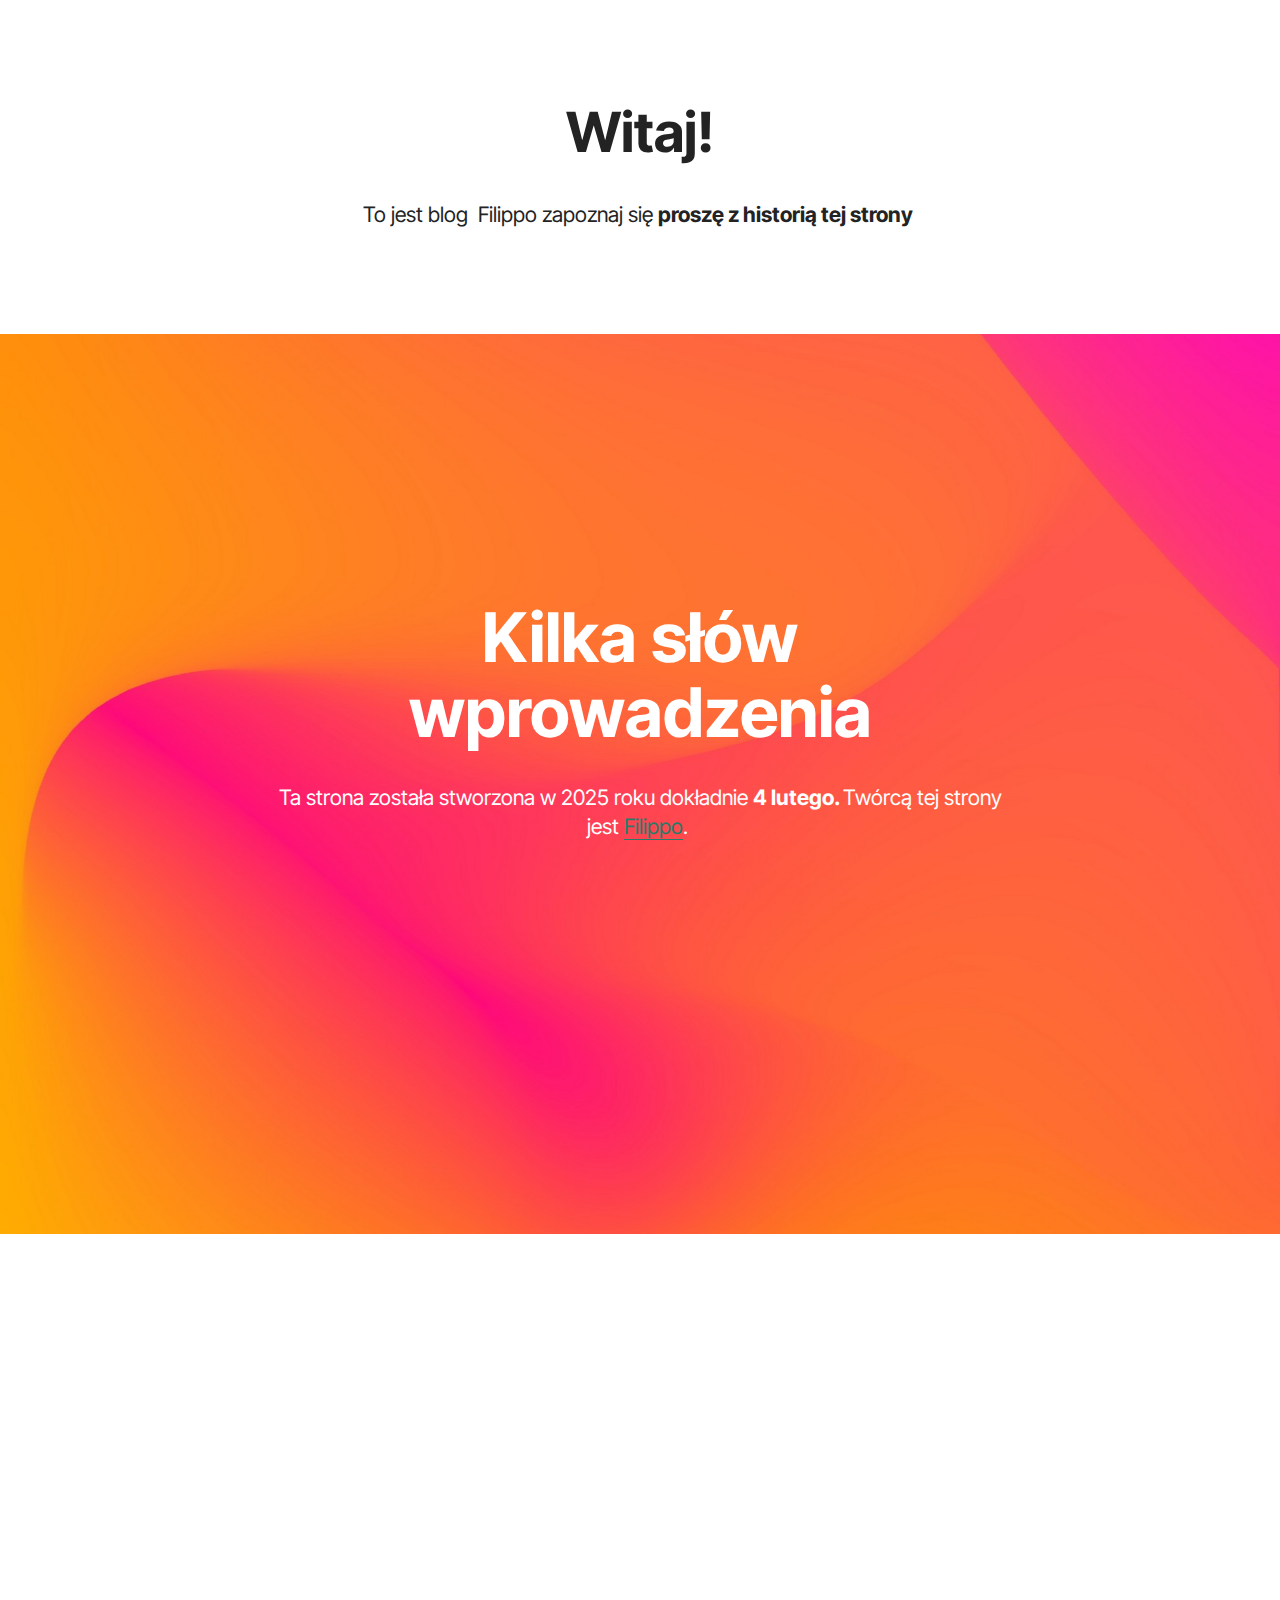
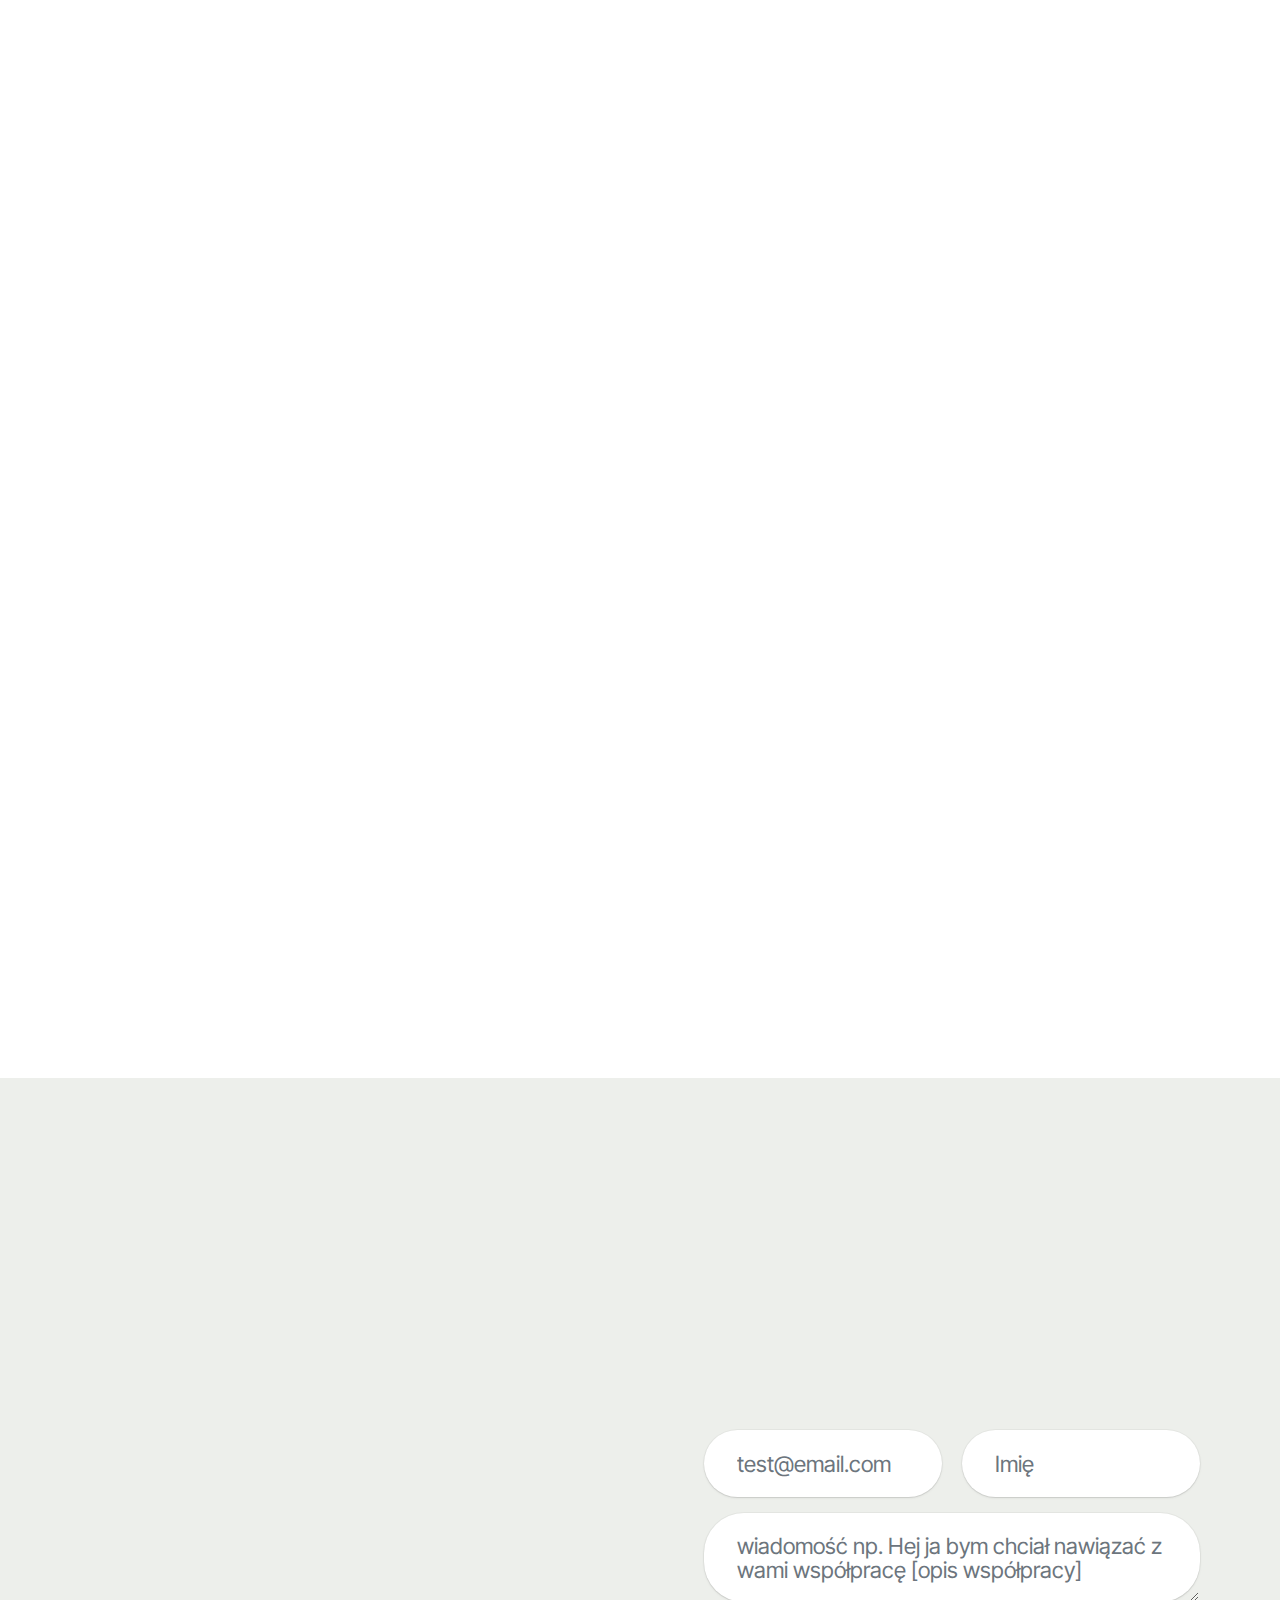
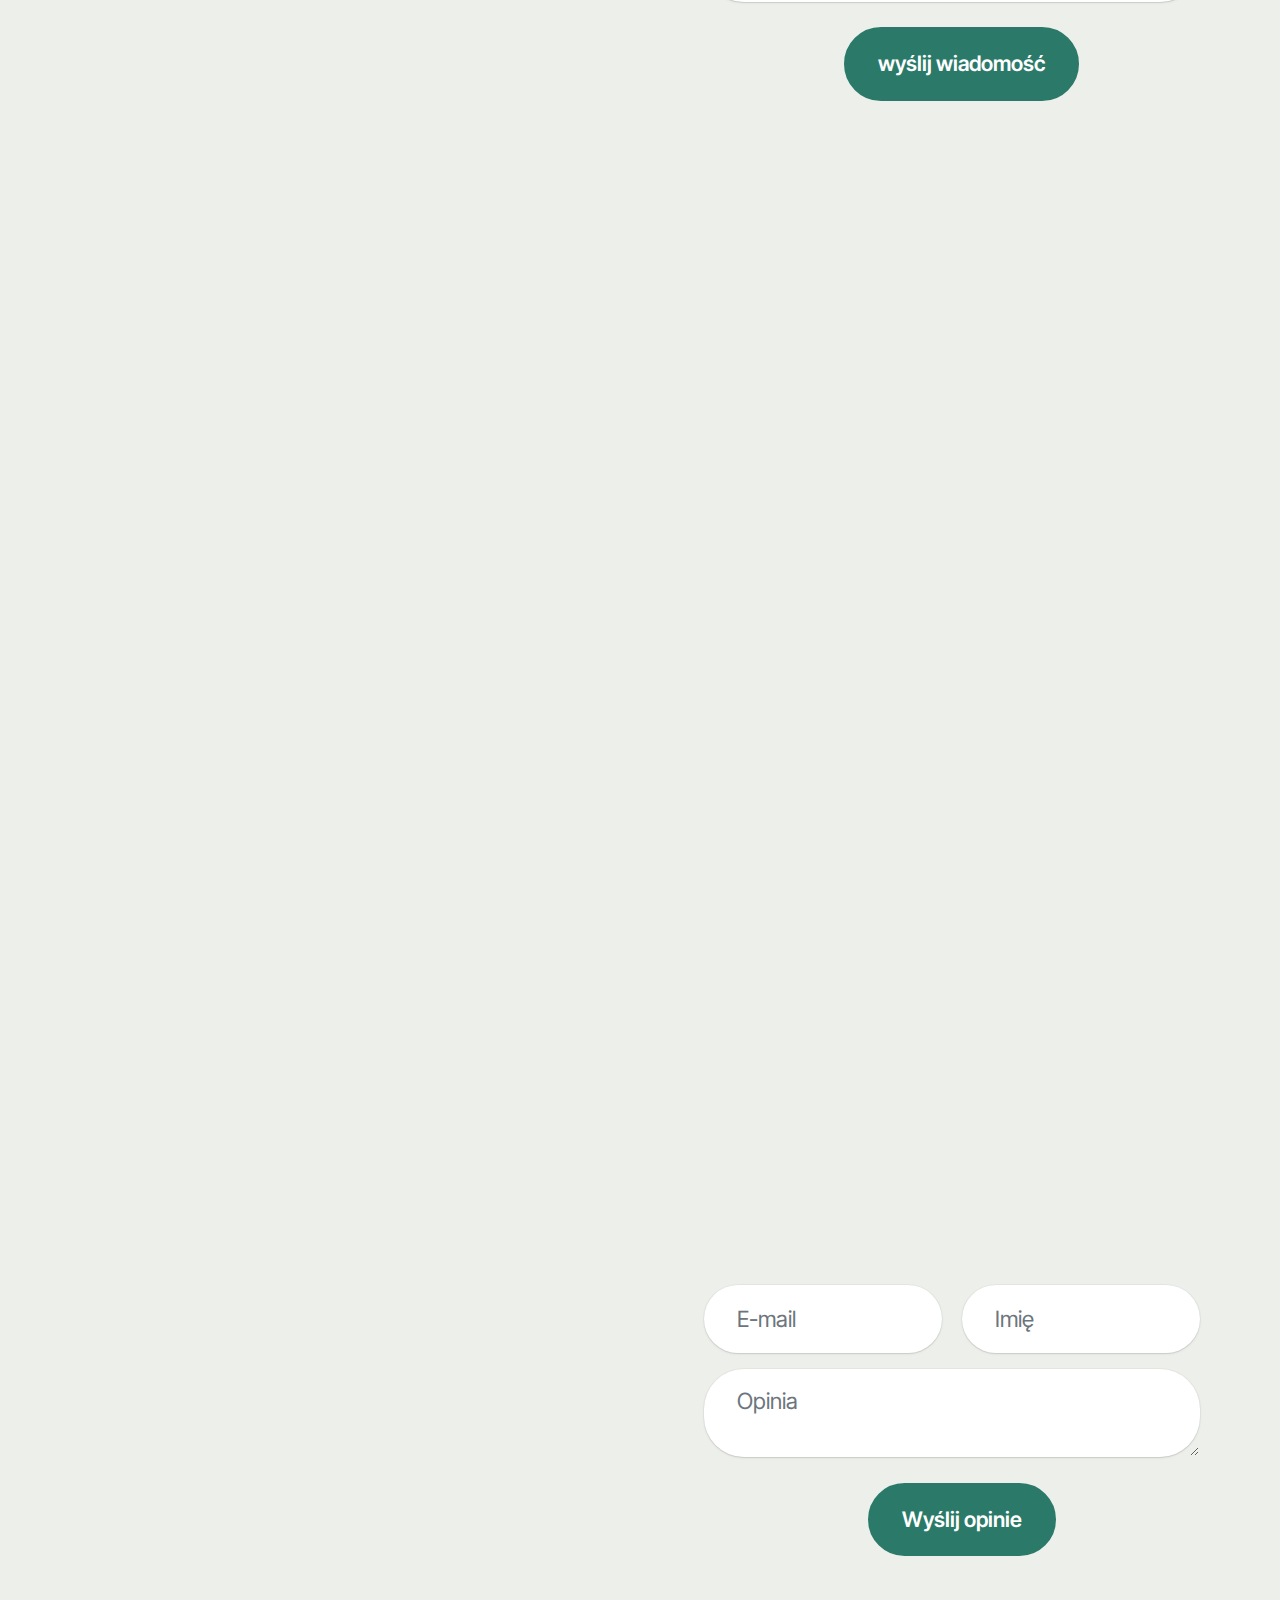
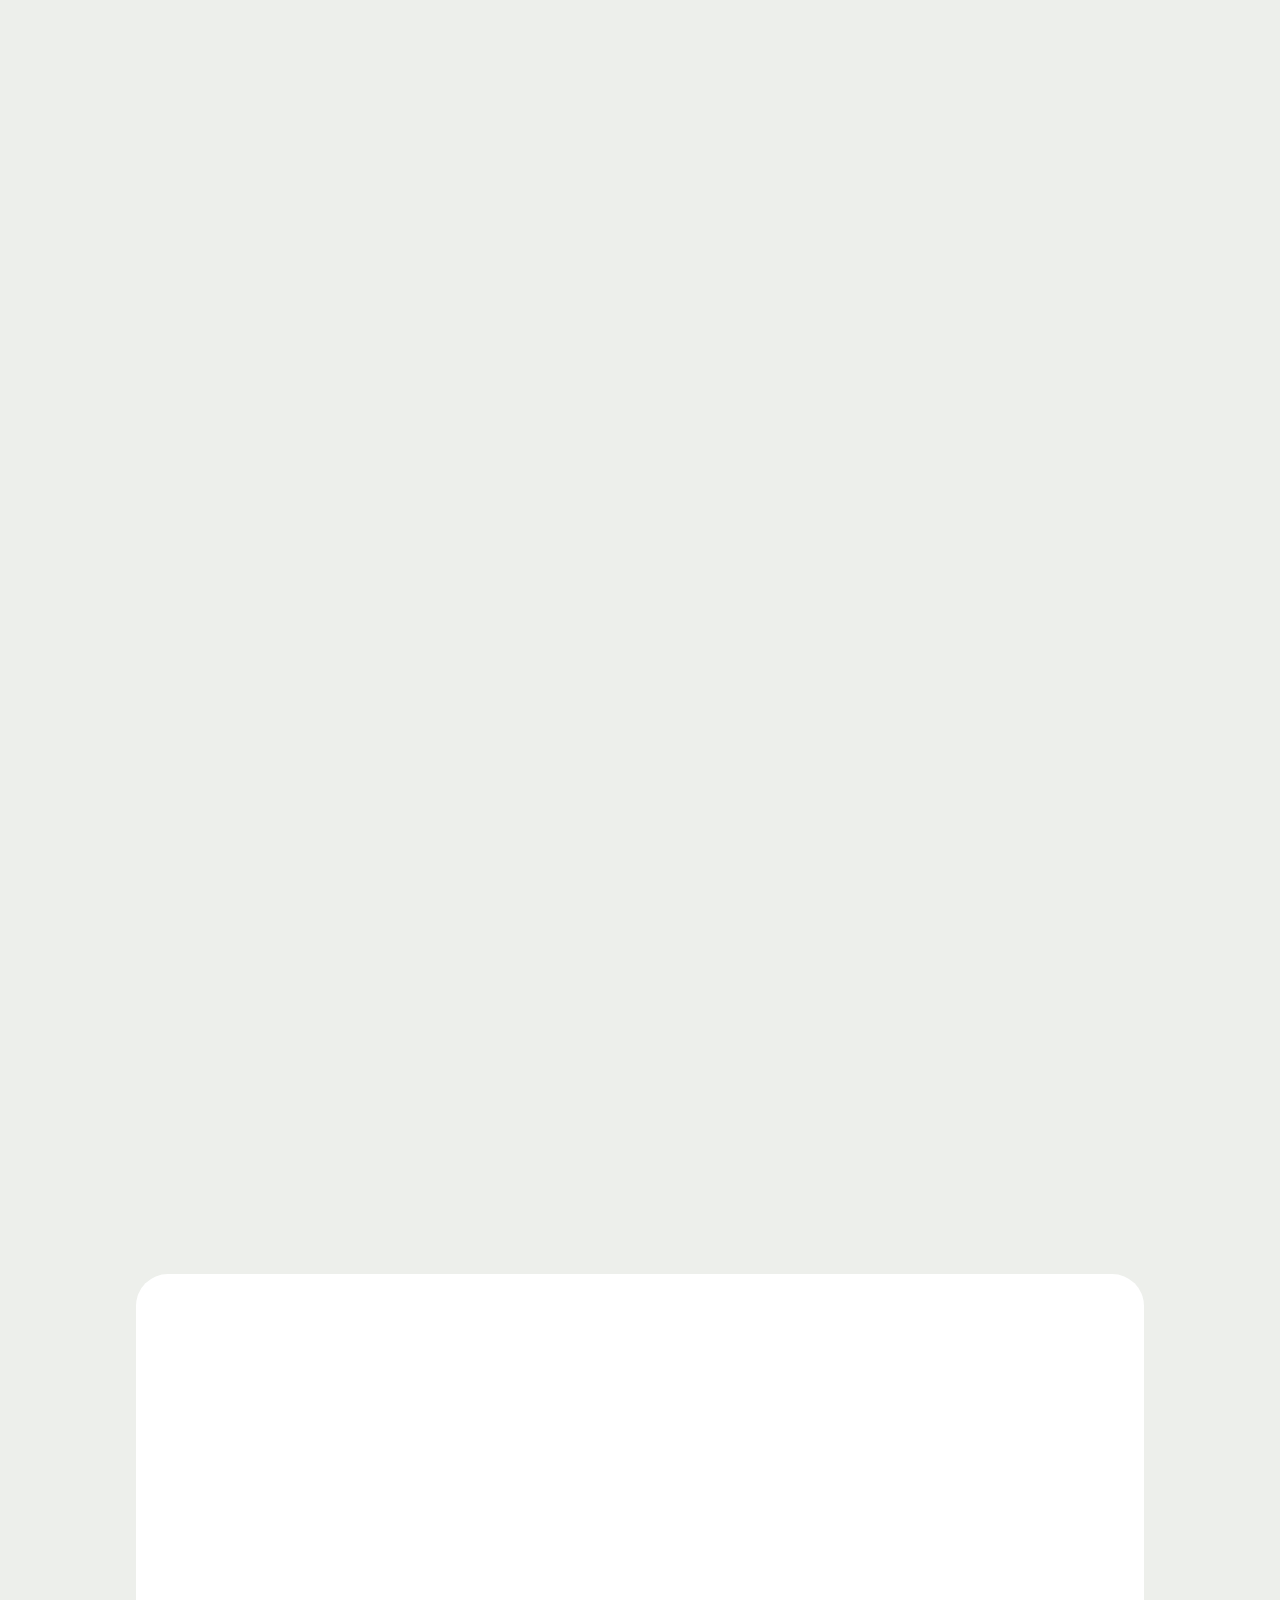
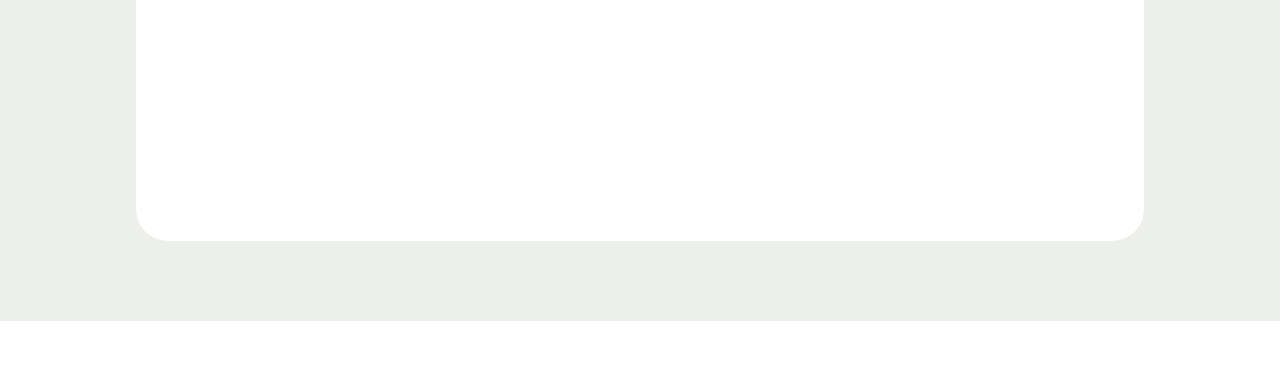
<file: index.html>
<!DOCTYPE html>
<html  >
<head>
  <!-- Site made with Mobirise Website Builder v5.9.25, https://mobirise.com -->
  <meta charset="UTF-8">
  <meta http-equiv="X-UA-Compatible" content="IE=edge">
  <meta name="generator" content="Mobirise v5.9.25, mobirise.com">
  <meta name="viewport" content="width=device-width, initial-scale=1, minimum-scale=1">
  <link rel="shortcut icon" href="assets/images/ba2eace8-e00c-4cec-8012-821238ca107a-128x128.png" type="image/x-icon">
  <meta name="description" content="">
  
  
  <title>filippo.pl</title>
  <link rel="stylesheet" href="assets/web/assets/mobirise-icons2/mobirise2.css">
  <link rel="stylesheet" href="assets/bootstrap/css/bootstrap.min.css">
  <link rel="stylesheet" href="assets/bootstrap/css/bootstrap-grid.min.css">
  <link rel="stylesheet" href="assets/bootstrap/css/bootstrap-reboot.min.css">
  <link rel="stylesheet" href="assets/animatecss/animate.css">
  <link rel="stylesheet" href="assets/theme/css/style.css">
  <link rel="preload" href="https://fonts.googleapis.com/css?family=Inter+Tight:100,200,300,400,500,600,700,800,900,100i,200i,300i,400i,500i,600i,700i,800i,900i&display=swap" as="style" onload="this.onload=null;this.rel='stylesheet'">
  <noscript><link rel="stylesheet" href="https://fonts.googleapis.com/css?family=Inter+Tight:100,200,300,400,500,600,700,800,900,100i,200i,300i,400i,500i,600i,700i,800i,900i&display=swap"></noscript>
  <link rel="preload" as="style" href="assets/mobirise/css/mbr-additional.css?v=hgMm05"><link rel="stylesheet" href="assets/mobirise/css/mbr-additional.css?v=hgMm05" type="text/css">

  
  
  
</head>
<body>
  
  <section data-bs-version="5.1" class="article11 cid-uBPrNpGovN" id="article11-1s">
    

    
    
    <div class="container">
        <div class="row justify-content-center">
            <div class="title col-md-12 col-lg-10">
                <h3 class="mbr-section-title mbr-fonts-style align-center mt-0 mb-0 display-2">
                <strong>Witaj!</strong></h3>
                <h4 class="mbr-section-subtitle align-center mbr-fonts-style mt-4 display-7">
                To jest blog&nbsp; Filippo zapoznaj się <strong>proszę z historią tej strony&nbsp;</strong></h4>
                
            </div>
        </div>
    </div>
</section>

<section data-bs-version="5.1" class="header09 startm5 cid-uBPs9K0pLy mbr-fullscreen" id="header09-1u">	
    
	
	
	<div class="container-fluid">
		<div class="row">
			<div class="content-wrap col-12 col-md-8">
				<h1 class="mbr-section-title mbr-fonts-style mbr-white mb-4 display-1"><strong>Kilka słów wprowadzenia</strong></h1>
				
				<p class="mbr-fonts-style mbr-text mbr-white mb-4 display-7">Ta strona została stworzona w 2025 roku dokładnie <strong>4 lutego. </strong>Twórcą tej strony jest <a href="https://www.youtube.com/@Filippo15044minecraft" class="text-primary">Filippo</a>.&nbsp;</p>
				<div class="mbr-section-btn"><a class="btn btn-danger display-7" href="index.html#form03-1v">Kontakt</a></div>
			</div>
		</div>
	</div>
</section>

<section data-bs-version="5.1" class="video05 cid-uBPCzYvdhy" id="video05-24">
    

    
    

    <div class="container">
        <div class="row justify-content-center">
          <div class="col-12">
            <div class="title-wrapper mb-5">
                <h4 class="mbr-section-maintitle mbr-fonts-style mb-0 display-2">
                    <strong>Najpopularniejszy film na kanale</strong></h4>
            </div>
          </div>
            <div class="col-12 col-md">
                <div class="text-wrapper">
                    <h2 class="mb-4 mbr-fonts-style mbr-section-title display-5"><strong>Najpopularniejszy filmik informacje</strong></h2>
                    <p class="mbr-text mb-4 mbr-fonts-style display-7">ten film został stworzony w celach humorycznych. A historia tego filmu jest taka że połączyłem wszyskie śmieszne <strong>zwięrzęta w jedno.</strong></p>
                    
                </div>
            </div>
            <div class="col-12 col-md-6 video-block">
                <div class="mbr-figure"><iframe class="mbr-embedded-video" src="https://www.youtube.com/embed/BSpIz9g50cM?feature=share&amp;loop=1&amp;autoplay=1" width="1280" height="720" frameborder="0" allowfullscreen></iframe></div>
                
            </div>
        </div>
    </div>
</section>

<section data-bs-version="5.1" class="slider3 cid-uBPTwNGrJg" id="slider03-2c">
    
    <div class="carousel slide" id="uBUMWeLKxL" data-interval="5000" data-bs-interval="5000">
        <ol class="carousel-indicators">
            <li data-slide-to="0" data-bs-slide-to="0" class="active" data-target="#uBUMWeLKxL" data-bs-target="#uBUMWeLKxL"></li>
            <li data-slide-to="1" data-bs-slide-to="1" data-target="#uBUMWeLKxL" data-bs-target="#uBUMWeLKxL"></li>
            <li data-slide-to="2" data-bs-slide-to="2" data-target="#uBUMWeLKxL" data-bs-target="#uBUMWeLKxL"></li>
        </ol>
        <div class="carousel-inner">
            <div class="carousel-item slider-image item active">
                <div class="item-wrapper">
                    <img class="d-block w-100" src="assets/images/background18.jpg" alt="Mobirise Website Builder">
                    
                    <div class="carousel-caption">
                        <h5 class="mbr-section-subtitle mbr-fonts-style mb-3 display-5"><strong>Poradnik jak się wybić na youtubie</strong></h5>
                        <p class="mbr-section-text mbr-fonts-style mb-4 display-7">kliknij na na "&gt;" aby zobaczyć dalszy poradnik</p>
                             
                    </div>
                </div>
            </div>
            <div class="carousel-item slider-image item">
                <div class="item-wrapper">
                    <img class="d-block w-100" src="assets/images/background16.jpg" alt="Mobirise Website Builder">
                    
                    <div class="carousel-caption">
                        <h5 class="mbr-section-subtitle mbr-fonts-style mb-3 display-5">
                            <strong>Podstawa ogólna</strong></h5>
                        <p class="mbr-section-text mbr-fonts-style mb-4 display-7">Aby się wybić na youtube trzeba być regularnym.<br>Trzeba też mieć fajne pomysły na odcinek.</p>
                             
                    </div>
                </div>
            </div>
            <div class="carousel-item slider-image item">
                <div class="item-wrapper">
                    <img class="d-block w-100" src="assets/images/background19.jpg" alt="Mobirise Website Builder">
                    
                    <div class="carousel-caption">
                        <h5 class="mbr-section-subtitle mbr-fonts-style mb-3 display-5">
                            <strong>Koniec</strong></h5>
                        <p class="mbr-section-text mbr-fonts-style mb-4 display-7">I do już koniec poradniku.</p>
                             
                    </div>
                </div>
            </div>
        </div>
        <a class="carousel-control carousel-control-prev" role="button" data-slide="prev" data-bs-slide="prev" href="#uBUMWeLKxL">
            <span class="mobi-mbri mobi-mbri-arrow-prev" aria-hidden="true"></span>
            <span class="sr-only visually-hidden">Previous</span>
        </a>
        <a class="carousel-control carousel-control-next" role="button" data-slide="next" data-bs-slide="next" href="#uBUMWeLKxL">
            <span class="mobi-mbri mobi-mbri-arrow-next" aria-hidden="true"></span>
            <span class="sr-only visually-hidden">Next</span>
        </a>
    </div>
</section>

<section data-bs-version="5.1" class="form03 cid-uBPtRAyafQ" id="form03-1v">
    

    

    <div class="container">
        <div class="row justify-content-center">
            <div class="col-12 col-lg item-wrapper">
                <div class="mbr-section-head mb-5">
                    <h3 class="mbr-section-title mbr-fonts-style align-center mb-0 display-2"><strong>Formularz kontaktowy</strong></h3>
                    
                </div>
                <div class="col-lg-12 mx-auto mbr-form" data-form-type="formoid">
                    <form action="https://mobirise.eu/" method="POST" class="mbr-form form-with-styler" data-form-title="Form Name"><input type="hidden" name="email" data-form-email="true" value="kv1c5ynCRiDUFAqaAiBPsmy0lFPE/x5q4OeN/wvi8Z9DULdSWWmGSganQoy0RdRg9sW+HZBMW1CKGfFjDRPN0ZjPi1cIbj93mc/ivNxYAtHWUih2rzc8JcVs0NhoHhkP">
                        <div class="row">
                            <div hidden="hidden" data-form-alert="" class="alert alert-success col-12">Dziękujemy za kontakt naszym zespołem wsparcia. Niedługo ktoś z naszego zespołu odezwie się do ciebie.</div>
                            <div hidden="hidden" data-form-alert-danger="" class="alert alert-danger col-12">
                                Oops...! some problem!
                            </div>
                        </div>
                        <div class="dragArea row">
                            <div class="col-md col-sm-12 form-group mb-3 mb-3" data-for="name">
                                <input type="text" name="name" placeholder="Imię" data-form-field="name" class="form-control" value="" id="name-form03-1v">
                            </div>
                            <div class="col-md col-sm-12 form-group mb-3 mb-3" data-for="email">
                                <input type="email" name="email" placeholder="test@email.com" data-form-field="email" class="form-control" value="" id="email-form03-1v">
                            </div>
                            
                            <div class="col-12 form-group mb-3 mb-3" data-for="textarea">
                                <textarea name="textarea" placeholder="wiadomość np. Hej ja bym chciał nawiązać z wami współpracę [opis współpracy]" data-form-field="textarea" class="form-control" id="textarea-form03-1v"></textarea>
                            </div>
                            <div class="col-lg-12 col-md-12 col-sm-12 align-center mbr-section-btn"><button type="submit" class="btn btn-primary display-7">wyślij wiadomość</button></div>
                        </div>
                    </form>
                </div>


            </div>
            <div class="col-12 col-lg-6">
                <div class="image-wrapper">
                    <img class="w-100" src="assets/images/mbr-1088x725.jpg" alt="Mobirise Website Builder">
                </div>
            </div>

        </div>
    </div>
</section>

<section data-bs-version="5.1" class="people04 cid-uBPV4vpheZ" id="people04-2g">
	
	
	<div class="container">
		<div class="row mb-5 justify-content-center">
			<div class="col-12 mb-0 content-head">
				<h3 class="mbr-section-title mbr-fonts-style align-center mb-0 display-2">
					<strong>Opinie</strong></h3>
				
			</div>
		</div>
		<div class="row mbr-masonry" data-masonry="{&quot;percentPosition&quot;: true }">
			<div class="item features-without-image col-12 col-md-6 col-lg-4 active">
				<div class="item-wrapper">
					<div class="card-box align-left">
						<p class="card-text mbr-fonts-style display-7">
							Stronka jest super. Wszystko ładnie zrobione 😁</p>
						<div class="img-wrapper mt-4 mb-2">
							<img src="assets/images/mbr-160x112.jpg" alt="" data-slide-to="1" data-bs-slide-to="2">
						</div>
						<h5 class="card-title mbr-fonts-style display-7">
							<strong>Angelika</strong></h5>
					</div>
				</div>
			</div><div class="item features-without-image col-12 col-md-6 col-lg-4">
				<div class="item-wrapper">
					<div class="card-box align-left">
						<p class="card-text mbr-fonts-style display-7">Super stronka, najlepsza, nie widziałem nigdy takiego czegoś.
<br>Polecam!!</p>
						<div class="img-wrapper mt-4 mb-2">
							<img src="assets/images/mbr-160x120.jpg" alt="" data-slide-to="1" data-bs-slide-to="2">
						</div>
						<h5 class="card-title mbr-fonts-style display-7"><strong>Rafał</strong></h5>
					</div>
				</div>
			</div><div class="item features-without-image col-12 col-md-6 col-lg-4">
				<div class="item-wrapper">
					<div class="card-box align-left">
						<p class="card-text mbr-fonts-style display-7">Super stronka! Pozdrawiam</p>
						<div class="img-wrapper mt-4 mb-2">
							<img src="assets/images/mbr-160x107.jpg" alt="" data-slide-to="2" data-bs-slide-to="3">
						</div>
						<h5 class="card-title mbr-fonts-style display-7"><strong>Julia</strong></h5>
					</div>
				</div>
			</div>
			
			
			
			
			
		</div>
	</div>
</section>

<section data-bs-version="5.1" class="form03 cid-uBPVPjBCE6" id="form03-2h">
    

    

    <div class="container">
        <div class="row justify-content-center">
            <div class="col-12 col-lg item-wrapper">
                <div class="mbr-section-head mb-5">
                    <h3 class="mbr-section-title mbr-fonts-style align-center mb-0 display-2">
                        <strong>Prośba o wystawienie opinii</strong></h3>
                    
                </div>
                <div class="col-lg-12 mx-auto mbr-form" data-form-type="formoid">
                    <form action="https://mobirise.eu/" method="POST" class="mbr-form form-with-styler" data-form-title="Form Name"><input type="hidden" name="email" data-form-email="true" value="uuqlzeupVTUqvBWIyVZwrgqZ9XgMho2sDrUg/oU2kkc7qOyhHCIzW9QVQvqubN/FdQ5xUYdq3eVcnAfx38J4p22s/A4kklG1i8F3LwQ4jhC4dNAesuYBL9JBTU9FK8Ak">
                        <div class="row">
                            <div hidden="hidden" data-form-alert="" class="alert alert-success col-12">Dziękujemy za wystawienie opinii powiadomimy cię jak twoja opinia zostanie zaakceptowana i wystawiona na stronę</div>
                            <div hidden="hidden" data-form-alert-danger="" class="alert alert-danger col-12">
                                Oops...! some problem!
                            </div>
                        </div>
                        <div class="dragArea row">
                            <div class="col-md col-sm-12 form-group mb-3 mb-3" data-for="name">
                                <input type="text" name="name" placeholder="Imię" data-form-field="name" class="form-control" value="" id="name-form03-2h">
                            </div>
                            <div class="col-md col-sm-12 form-group mb-3 mb-3" data-for="email">
                                <input type="email" name="email" placeholder="E-mail" data-form-field="email" class="form-control" value="" id="email-form03-2h">
                            </div>
                            
                            <div class="col-12 form-group mb-3 mb-3" data-for="textarea">
                                <textarea name="textarea" placeholder="Opinia" data-form-field="textarea" class="form-control" id="textarea-form03-2h"></textarea>
                            </div>
                            <div class="col-lg-12 col-md-12 col-sm-12 align-center mbr-section-btn"><button type="submit" class="btn btn-primary display-7">Wyślij opinie</button></div>
                        </div>
                    </form>
                </div>


            </div>
            <div class="col-12 col-lg-6">
                <div class="image-wrapper">
                    <img class="w-100" src="assets/images/mbr-1-1088x725.jpg" alt="Mobirise Website Builder">
                </div>
            </div>

        </div>
    </div>
</section>

<section data-bs-version="5.1" class="news07 cid-uBPX5aQIRf" id="news07-2j">
    
    <div class="container">
        
        <div class="row justify-content-center ">
            <div class="col-12 col-lg-8">
                <div class="item features-without-image col-12 active">
                    <div class="item-wrapper card-wrapper">
                        <div class="card text-content">
                            <h5 class="mbr-card-title mbr-fonts-style mt-0 mb-3 display-5">
                                <strong>Kraula informacyjna</strong></h5>
                            <h6 class="mbr-card-subtitle mbr-fonts-style mt-0 mb-3 display-7">Z dnia 03.04.2025</h6>
                            <p class="mbr-text mbr-fonts-style mt-0 mb-3 display-7">Uwaga ta strona jest nowa więc więcej rzeczy się pojawi więcej. Zapis się do newlesów</p>
                            <div class="mbr-section-btn"><a class="btn btn-white display-7" href="https://docs.google.com/forms/d/e/1FAIpQLSfLo3pnMny-3HVfz9t4fcspvtI8c1xOAprsw-t1RPbIHYQ8gg/viewform?usp=header">Formularz do newlesrów</a></div>
                        </div>
                        <div class="image-wrapper d-flex justify-content-center">
                            <img src="assets/images/mbr-1472x981.jpg" alt="Mobirise Website Builder" data-slide-to="1" data-bs-slide-to="1">
                        </div>
                    </div>
                </div>
            </div>
        </div>
    </div>
</section>

<section data-bs-version="5.1" class="timeline04 cid-uBULSYJNdq" id="timeline04-2l">
  

  
  
  <div class="container">
    <div class="row justify-content-center">
      <div class="card col-md-12 col-lg-10">
        <div class="card-wrapper">
          <div class="row justify-content-center">
            <div class="col-12 mb-5 content-head">
              <h3 class="card-title mbr-fonts-style mbr-white mt-3 display-2">
                <strong>Ostatnie aktualizacje:</strong></h3>
              
            </div>
          </div>
          <div class="card-box">
            <div class="row justify-content-center item features-without-image mb-5 active">
              <div class="col-12 col-lg-2">
                <h5 class="mbr-card-title mbr-fonts-style mt-0 mb-3 display-7"></h5>
              </div>
              <div class="col-12 col-lg-4">
                <h6 class="mbr-card-subtitle mbr-fonts-style mt-0 mb-3 display-7">
                  <strong>Dodano</strong></h6>
              </div>
              <div class="col-md-12 col-lg item-wrapper">
                <p class="mbr-text mbr-fonts-style mt-0 mb-0 display-7">Informacje o aktualizacjach<br>Dodano więcej opinii oczywiście które ludzie napisali.<br></p>
              </div>
            </div>
            <div class="row justify-content-center item features-without-image mb-5">
              <div class="col-12 col-lg-2">
                <h5 class="mbr-card-title mbr-fonts-style mt-0 mb-3 display-7"></h5>
              </div>
              <div class="col-12 col-lg-4">
                <h6 class="mbr-card-subtitle mbr-fonts-style mt-0 mb-3 display-7">
                  <strong>Naprawiono&nbsp;</strong></h6>
              </div>
              <div class="col-md-12 col-lg item-wrapper">
                <p class="mbr-text mbr-fonts-style mt-0 mb-0 display-7">Wszystkie&nbsp;błędy ortograficzny.</p>
              </div>
            </div><div class="row justify-content-center item features-without-image mb-5">
              <div class="col-12 col-lg-2">
                <h5 class="mbr-card-title mbr-fonts-style mt-0 mb-3 display-7"></h5>

              </div>
              <div class="col-12 col-lg-4">
                <h6 class="mbr-card-subtitle mbr-fonts-style mt-0 mb-3 display-7"></h6>
              </div>
              <div class="col-md-12 col-lg item-wrapper">
                <p class="mbr-text mbr-fonts-style mt-0 mb-0 display-7"></p>
              </div>
            </div>
            
          </div>
        </div>
      </div>
    </div>
  </div>
</section><section class="display-7" style="padding: 0;align-items: center;justify-content: center;flex-wrap: wrap;    align-content: center;display: flex;position: relative;height: 4rem;"><a href="https://mobiri.se/3019668" style="flex: 1 1;height: 4rem;position: absolute;width: 100%;z-index: 1;"><img alt="" style="height: 4rem;" src="[data-uri]"></a><p style="margin: 0;text-align: center;" class="display-7">&#8204;</p><a style="z-index:1" href="https://mobirise.com/html-builder.html">HTML Website Builder</a></section><script src="assets/bootstrap/js/bootstrap.bundle.min.js"></script>  <script src="assets/smoothscroll/smooth-scroll.js"></script>  <script src="assets/ytplayer/index.js"></script>  <script src="assets/masonry/masonry.pkgd.min.js"></script>  <script src="assets/imagesloaded/imagesloaded.pkgd.min.js"></script>  <script src="assets/theme/js/script.js"></script>  <script src="assets/formoid/formoid.min.js"></script>  
  
  
  <input name="animation" type="hidden">
  </body>
</html>
</file>
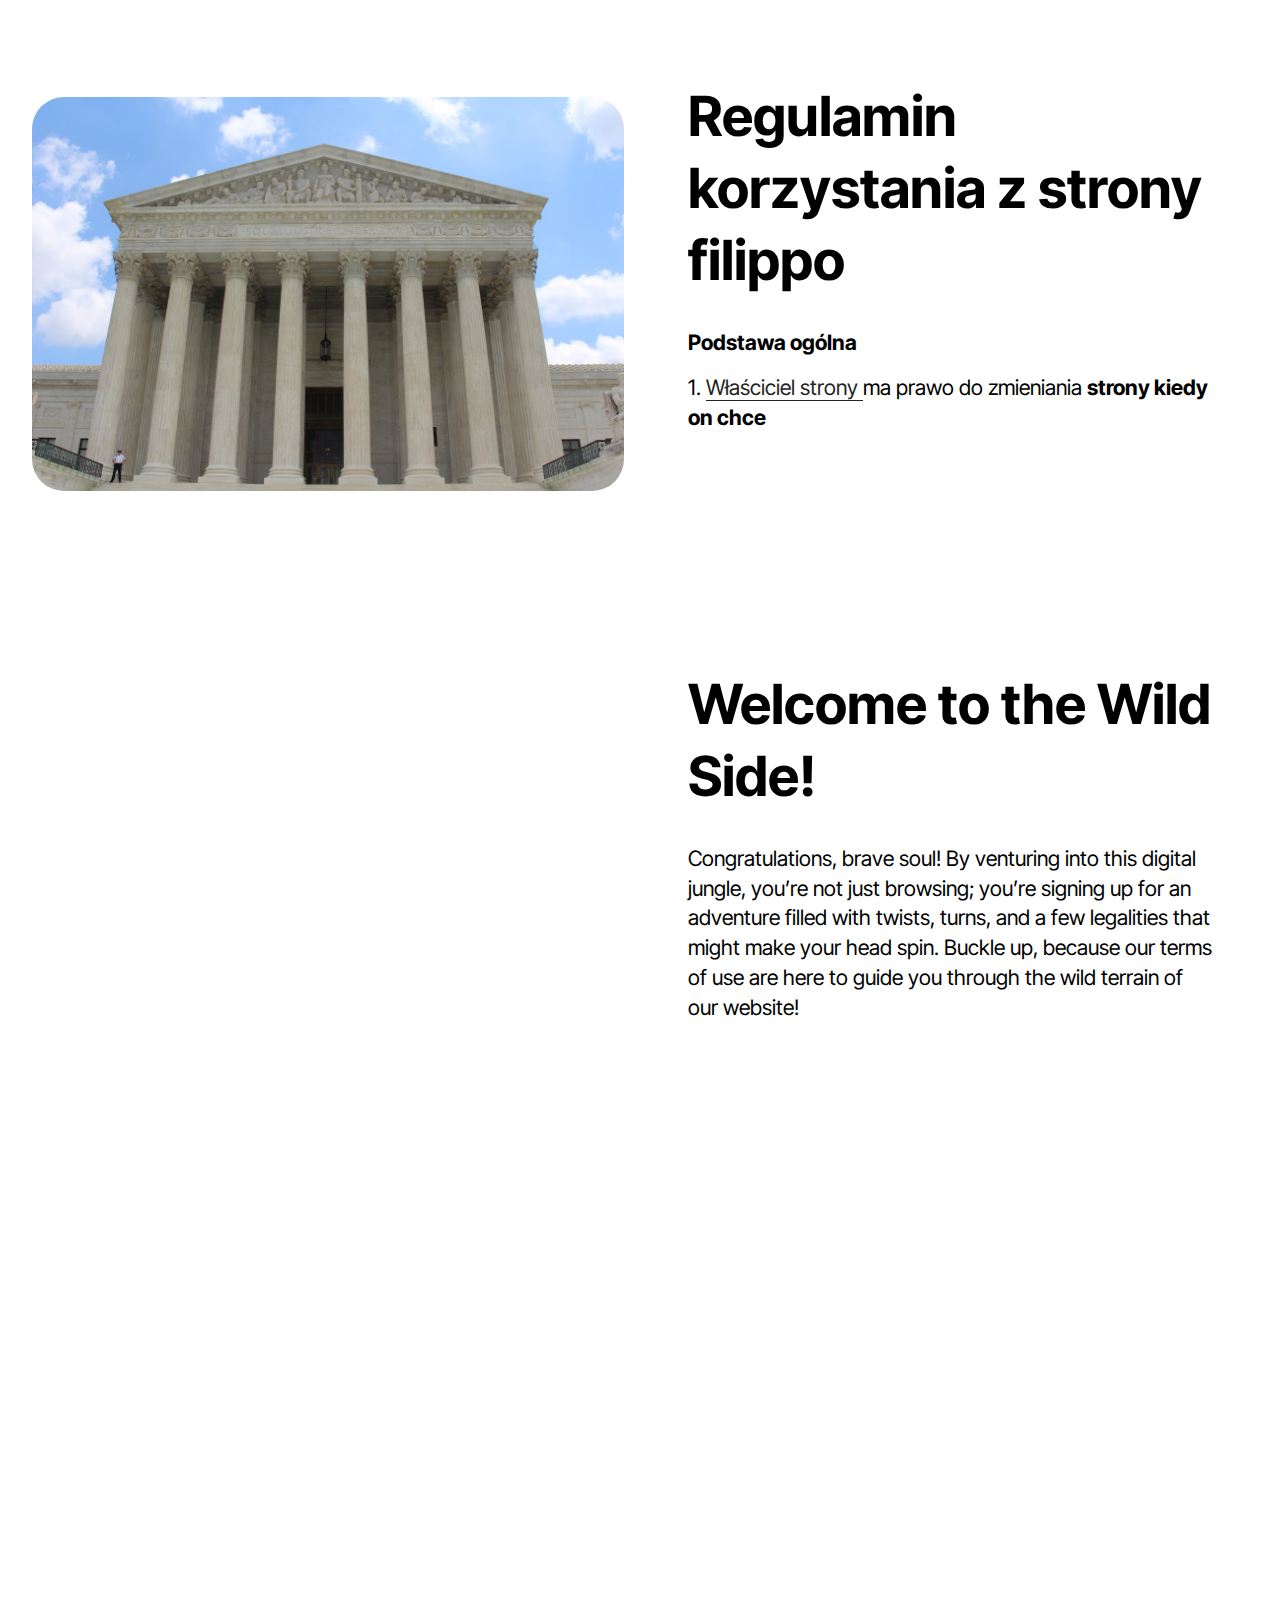
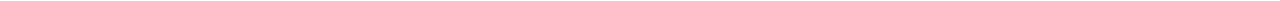
<file: page1.html>
<!DOCTYPE html>
<html  >
<head>
  <!-- Site made with Mobirise Website Builder v5.9.25, https://mobirise.com -->
  <meta charset="UTF-8">
  <meta http-equiv="X-UA-Compatible" content="IE=edge">
  <meta name="generator" content="Mobirise v5.9.25, mobirise.com">
  <meta name="viewport" content="width=device-width, initial-scale=1, minimum-scale=1">
  <link rel="shortcut icon" href="assets/images/ba2eace8-e00c-4cec-8012-821238ca107a-128x128.png" type="image/x-icon">
  <meta name="description" content="">
  
  
  <title>Regulamin</title>
  <link rel="stylesheet" href="assets/bootstrap/css/bootstrap.min.css">
  <link rel="stylesheet" href="assets/bootstrap/css/bootstrap-grid.min.css">
  <link rel="stylesheet" href="assets/bootstrap/css/bootstrap-reboot.min.css">
  <link rel="stylesheet" href="assets/animatecss/animate.css">
  <link rel="stylesheet" href="assets/theme/css/style.css">
  <link rel="preload" href="https://fonts.googleapis.com/css?family=Inter+Tight:100,200,300,400,500,600,700,800,900,100i,200i,300i,400i,500i,600i,700i,800i,900i&display=swap" as="style" onload="this.onload=null;this.rel='stylesheet'">
  <noscript><link rel="stylesheet" href="https://fonts.googleapis.com/css?family=Inter+Tight:100,200,300,400,500,600,700,800,900,100i,200i,300i,400i,500i,600i,700i,800i,900i&display=swap"></noscript>
  <link rel="preload" as="style" href="assets/mobirise/css/mbr-additional.css?v=bUGDxv"><link rel="stylesheet" href="assets/mobirise/css/mbr-additional.css?v=bUGDxv" type="text/css">

  
  
  
</head>
<body>
  
  <section data-bs-version="5.1" class="article2 cid-uBPuXPiHXA" id="generic-text-2-uBPuXPiHXA">
	

	
	

	<div class="container">
		<div class="row justify-content-center">
			<div class="col-12 col-md-12 col-lg-6 image-wrapper">
				<img class="w-100" src="assets/images/photo-1453945619913-79ec89a82c51.jpeg" alt="Mobirise Website Builder">
			</div>
			<div class="col-12 col-md-12 col-lg">
				<div class="text-wrapper align-left">
					<h1 class="mbr-section-title mbr-fonts-style mb-4 display-2">
						<strong>Regulamin korzystania z strony filippo</strong></h1>
					<p class="mbr-text align-left mbr-fonts-style mb-3 display-7"><strong>Podstawa ogólna</strong></p>

					<p class="mbr-text align-left mbr-fonts-style mb-3 display-7">1. <a href="https://www.youtube.com/@Filippo15044minecraft" class="text-black">Właściciel strony </a>ma prawo do zmieniania <strong>strony kiedy on chce</strong><br><strong><br></strong><strong><br></strong></p>

					<p class="mbr-text align-left mbr-fonts-style mb-3 display-7"></p>

					
				</div>
			</div>
		</div>
	</div>
</section>

<section data-bs-version="5.1" class="article2 cid-uBPuXPi3Lv" id="generic-text-2-uBPuXPi3Lv">
	

	
	

	<div class="container">
		<div class="row justify-content-center">
			<div class="col-12 col-md-12 col-lg-6 image-wrapper">
				<img class="w-100" src="assets/images/photo-1454165804606-c3d57bc86b40.jpeg" alt="Mobirise Website Builder">
			</div>
			<div class="col-12 col-md-12 col-lg">
				<div class="text-wrapper align-left">
					<h1 class="mbr-section-title mbr-fonts-style mb-4 display-2">
						<strong>Welcome to the Wild Side!</strong>
					</h1>
					<p class="mbr-text align-left mbr-fonts-style mb-3 display-7">Congratulations, brave soul! By venturing into this digital jungle, you’re not just browsing; you’re signing up for an adventure filled with twists, turns, and a few legalities that might make your head spin. Buckle up, because our terms of use are here to guide you through the wild terrain of our website!</p>

					<p class="mbr-text align-left mbr-fonts-style mb-3 display-7">Think of these terms as your trusty map. They’ll help you navigate the treacherous waters of copyright, user conduct, and all that jazz. We promise it’s not as boring as it sounds! In fact, it’s like a treasure hunt where the treasure is your right to use our site without getting lost in a sea of legal jargon. So grab your compass and let’s get started!</p>

					<p class="mbr-text align-left mbr-fonts-style mb-3 display-7">Remember, by using our site, you’re not just a visitor; you’re a part of our quirky family. And like any family, we have rules. But don’t worry, we’re not here to cramp your style. Just keep it fun, respectful, and within the bounds of our terms, and we’ll all get along just fine. Now, let’s make some magic happen!</p>

					
				</div>
			</div>
		</div>
	</div>
</section><section class="display-7" style="padding: 0;align-items: center;justify-content: center;flex-wrap: wrap;    align-content: center;display: flex;position: relative;height: 4rem;"><a href="https://mobiri.se/3019668" style="flex: 1 1;height: 4rem;position: absolute;width: 100%;z-index: 1;"><img alt="" style="height: 4rem;" src="[data-uri]"></a><p style="margin: 0;text-align: center;" class="display-7">&#8204;</p><a style="z-index:1" href="https://mobirise.com/builder/no-code-website-builder.html">No Code Website Builder</a></section><script src="assets/bootstrap/js/bootstrap.bundle.min.js"></script>  <script src="assets/smoothscroll/smooth-scroll.js"></script>  <script src="assets/ytplayer/index.js"></script>  <script src="assets/theme/js/script.js"></script>  
  
  
  <input name="animation" type="hidden">
  </body>
</html>
</file>
<file: assets/web/assets/mobirise-icons2/mobirise2.css>
@font-face {
  font-family: 'Moririse2';
  font-display: swap;
  src:  url('mobirise2.eot?f2bix4');
  src:  url('mobirise2.eot?f2bix4#iefix') format('embedded-opentype'),
    url('mobirise2.ttf?f2bix4') format('truetype'),
    url('mobirise2.woff?f2bix4') format('woff'),
    url('mobirise2.svg?f2bix4#mobirise2') format('svg');
  font-weight: normal;
  font-style: normal;
}

[class^="mobi-"], [class*=" mobi-"] {
  /* use !important to prevent issues with browser extensions that change fonts */
  font-family: 'Moririse2' !important;
  speak: none;
  font-style: normal;
  font-weight: normal;
  font-variant: normal;
  text-transform: none;
  line-height: 1;

  /* Better Font Rendering =========== */
  -webkit-font-smoothing: antialiased;
  -moz-osx-font-smoothing: grayscale;
}

.mobi-mbri-add-submenu:before {
  content: "\e900";
}
.mobi-mbri-alert:before {
  content: "\e901";
}
.mobi-mbri-align-center:before {
  content: "\e902";
}
.mobi-mbri-align-justify:before {
  content: "\e903";
}
.mobi-mbri-align-left:before {
  content: "\e904";
}
.mobi-mbri-align-right:before {
  content: "\e905";
}
.mobi-mbri-android:before {
  content: "\e906";
}
.mobi-mbri-apple:before {
  content: "\e907";
}
.mobi-mbri-arrow-down:before {
  content: "\e908";
}
.mobi-mbri-arrow-next:before {
  content: "\e909";
}
.mobi-mbri-arrow-prev:before {
  content: "\e90a";
}
.mobi-mbri-arrow-up:before {
  content: "\e90b";
}
.mobi-mbri-bold:before {
  content: "\e90c";
}
.mobi-mbri-bookmark:before {
  content: "\e90d";
}
.mobi-mbri-bootstrap:before {
  content: "\e90e";
}
.mobi-mbri-briefcase:before {
  content: "\e90f";
}
.mobi-mbri-browse:before {
  content: "\e910";
}
.mobi-mbri-bulleted-list:before {
  content: "\e911";
}
.mobi-mbri-calendar:before {
  content: "\e912";
}
.mobi-mbri-camera:before {
  content: "\e913";
}
.mobi-mbri-cart-add:before {
  content: "\e914";
}
.mobi-mbri-cart-full:before {
  content: "\e915";
}
.mobi-mbri-cash:before {
  content: "\e916";
}
.mobi-mbri-change-style:before {
  content: "\e917";
}
.mobi-mbri-chat:before {
  content: "\e918";
}
.mobi-mbri-clock:before {
  content: "\e919";
}
.mobi-mbri-close:before {
  content: "\e91a";
}
.mobi-mbri-cloud:before {
  content: "\e91b";
}
.mobi-mbri-code:before {
  content: "\e91c";
}
.mobi-mbri-contact-form:before {
  content: "\e91d";
}
.mobi-mbri-credit-card:before {
  content: "\e91e";
}
.mobi-mbri-cursor-click:before {
  content: "\e91f";
}
.mobi-mbri-cust-feedback:before {
  content: "\e920";
}
.mobi-mbri-database:before {
  content: "\e921";
}
.mobi-mbri-delivery:before {
  content: "\e922";
}
.mobi-mbri-desktop:before {
  content: "\e923";
}
.mobi-mbri-devices:before {
  content: "\e924";
}
.mobi-mbri-down:before {
  content: "\e925";
}
.mobi-mbri-download-2:before {
  content: "\e926";
}
.mobi-mbri-download:before {
  content: "\e927";
}
.mobi-mbri-drag-n-drop-2:before {
  content: "\e928";
}
.mobi-mbri-drag-n-drop:before {
  content: "\e929";
}
.mobi-mbri-edit-2:before {
  content: "\e92a";
}
.mobi-mbri-edit:before {
  content: "\e92b";
}
.mobi-mbri-error:before {
  content: "\e92c";
}
.mobi-mbri-extension:before {
  content: "\e92d";
}
.mobi-mbri-features:before {
  content: "\e92e";
}
.mobi-mbri-file:before {
  content: "\e92f";
}
.mobi-mbri-flag:before {
  content: "\e930";
}
.mobi-mbri-folder:before {
  content: "\e931";
}
.mobi-mbri-gift:before {
  content: "\e932";
}
.mobi-mbri-github:before {
  content: "\e933";
}
.mobi-mbri-globe-2:before {
  content: "\e934";
}
.mobi-mbri-globe:before {
  content: "\e935";
}
.mobi-mbri-growing-chart:before {
  content: "\e936";
}
.mobi-mbri-hearth:before {
  content: "\e937";
}
.mobi-mbri-help:before {
  content: "\e938";
}
.mobi-mbri-home:before {
  content: "\e939";
}
.mobi-mbri-hot-cup:before {
  content: "\e93a";
}
.mobi-mbri-idea:before {
  content: "\e93b";
}
.mobi-mbri-image-gallery:before {
  content: "\e93c";
}
.mobi-mbri-image-slider:before {
  content: "\e93d";
}
.mobi-mbri-info:before {
  content: "\e93e";
}
.mobi-mbri-italic:before {
  content: "\e93f";
}
.mobi-mbri-key:before {
  content: "\e940";
}
.mobi-mbri-laptop:before {
  content: "\e941";
}
.mobi-mbri-layers:before {
  content: "\e942";
}
.mobi-mbri-left-right:before {
  content: "\e943";
}
.mobi-mbri-left:before {
  content: "\e944";
}
.mobi-mbri-letter:before {
  content: "\e945";
}
.mobi-mbri-like:before {
  content: "\e946";
}
.mobi-mbri-link:before {
  content: "\e947";
}
.mobi-mbri-lock:before {
  content: "\e948";
}
.mobi-mbri-login:before {
  content: "\e949";
}
.mobi-mbri-logout:before {
  content: "\e94a";
}
.mobi-mbri-magic-stick:before {
  content: "\e94b";
}
.mobi-mbri-map-pin:before {
  content: "\e94c";
}
.mobi-mbri-menu:before {
  content: "\e94d";
}
.mobi-mbri-mobile-2:before {
  content: "\e94e";
}
.mobi-mbri-mobile-horizontal:before {
  content: "\e94f";
}
.mobi-mbri-mobile:before {
  content: "\e950";
}
.mobi-mbri-mobirise:before {
  content: "\e951";
}
.mobi-mbri-more-horizontal:before {
  content: "\e952";
}
.mobi-mbri-more-vertical:before {
  content: "\e953";
}
.mobi-mbri-music:before {
  content: "\e954";
}
.mobi-mbri-new-file:before {
  content: "\e955";
}
.mobi-mbri-numbered-list:before {
  content: "\e956";
}
.mobi-mbri-opened-folder:before {
  content: "\e957";
}
.mobi-mbri-pages:before {
  content: "\e958";
}
.mobi-mbri-paper-plane:before {
  content: "\e959";
}
.mobi-mbri-paperclip:before {
  content: "\e95a";
}
.mobi-mbri-phone:before {
  content: "\e95b";
}
.mobi-mbri-photo:before {
  content: "\e95c";
}
.mobi-mbri-photos:before {
  content: "\e95d";
}
.mobi-mbri-pin:before {
  content: "\e95e";
}
.mobi-mbri-play:before {
  content: "\e95f";
}
.mobi-mbri-plus:before {
  content: "\e960";
}
.mobi-mbri-preview:before {
  content: "\e961";
}
.mobi-mbri-print:before {
  content: "\e962";
}
.mobi-mbri-protect:before {
  content: "\e963";
}
.mobi-mbri-question:before {
  content: "\e964";
}
.mobi-mbri-quote-left:before {
  content: "\e965";
}
.mobi-mbri-quote-right:before {
  content: "\e966";
}
.mobi-mbri-redo:before {
  content: "\e967";
}
.mobi-mbri-refresh:before {
  content: "\e968";
}
.mobi-mbri-responsive-2:before {
  content: "\e969";
}
.mobi-mbri-responsive:before {
  content: "\e96a";
}
.mobi-mbri-right:before {
  content: "\e96b";
}
.mobi-mbri-rocket:before {
  content: "\e96c";
}
.mobi-mbri-sad-face:before {
  content: "\e96d";
}
.mobi-mbri-sale:before {
  content: "\e96e";
}
.mobi-mbri-save:before {
  content: "\e96f";
}
.mobi-mbri-search:before {
  content: "\e970";
}
.mobi-mbri-setting-2:before {
  content: "\e971";
}
.mobi-mbri-setting-3:before {
  content: "\e972";
}
.mobi-mbri-setting:before {
  content: "\e973";
}
.mobi-mbri-share:before {
  content: "\e974";
}
.mobi-mbri-shopping-bag:before {
  content: "\e975";
}
.mobi-mbri-shopping-basket:before {
  content: "\e976";
}
.mobi-mbri-shopping-cart:before {
  content: "\e977";
}
.mobi-mbri-sites:before {
  content: "\e978";
}
.mobi-mbri-smile-face:before {
  content: "\e979";
}
.mobi-mbri-speed:before {
  content: "\e97a";
}
.mobi-mbri-star:before {
  content: "\e97b";
}
.mobi-mbri-success:before {
  content: "\e97c";
}
.mobi-mbri-sun:before {
  content: "\e97d";
}
.mobi-mbri-sun2:before {
  content: "\e97e";
}
.mobi-mbri-tablet-vertical:before {
  content: "\e97f";
}
.mobi-mbri-tablet:before {
  content: "\e980";
}
.mobi-mbri-target:before {
  content: "\e981";
}
.mobi-mbri-timer:before {
  content: "\e982";
}
.mobi-mbri-to-ftp:before {
  content: "\e983";
}
.mobi-mbri-to-local-drive:before {
  content: "\e984";
}
.mobi-mbri-touch-swipe:before {
  content: "\e985";
}
.mobi-mbri-touch:before {
  content: "\e986";
}
.mobi-mbri-trash:before {
  content: "\e987";
}
.mobi-mbri-underline:before {
  content: "\e988";
}
.mobi-mbri-undo:before {
  content: "\e989";
}
.mobi-mbri-unlink:before {
  content: "\e98a";
}
.mobi-mbri-unlock:before {
  content: "\e98b";
}
.mobi-mbri-up-down:before {
  content: "\e98c";
}
.mobi-mbri-up:before {
  content: "\e98d";
}
.mobi-mbri-update:before {
  content: "\e98e";
}
.mobi-mbri-upload-2:before {
  content: "\e98f";
}
.mobi-mbri-upload:before {
  content: "\e990";
}
.mobi-mbri-user-2:before {
  content: "\e991";
}
.mobi-mbri-user:before {
  content: "\e992";
}
.mobi-mbri-users:before {
  content: "\e993";
}
.mobi-mbri-video-play:before {
  content: "\e994";
}
.mobi-mbri-video:before {
  content: "\e995";
}
.mobi-mbri-watch:before {
  content: "\e996";
}
.mobi-mbri-website-theme-2:before {
  content: "\e997";
}
.mobi-mbri-website-theme:before {
  content: "\e998";
}
.mobi-mbri-wifi:before {
  content: "\e999";
}
.mobi-mbri-windows:before {
  content: "\e99a";
}
.mobi-mbri-zoom-in:before {
  content: "\e99b";
}
.mobi-mbri-zoom-out:before {
  content: "\e99c";
}
</file>
<file: assets/theme/css/style.css>
@charset "UTF-8";
section {
  background-color: #ffffff;
}

body {
  font-style: normal;
  line-height: 1.5;
  font-weight: 400;
  color: #232323;
  position: relative;
}

button {
  background-color: transparent;
  border-color: transparent;
}

.embla__button,
.carousel-control {
  background-color: #edefea !important;
  opacity: 0.8 !important;
  color: #464845 !important;
  border-color: #edefea !important;
}

.carousel .close,
.modalWindow .close {
  background-color: #edefea !important;
  color: #464845 !important;
  border-color: #edefea !important;
  opacity: 0.8 !important;
}

.carousel .close:hover,
.modalWindow .close:hover {
  opacity: 1 !important;
}

.carousel-indicators li {
  background-color: #edefea !important;
  border: 2px solid #464845 !important;
}

.carousel-indicators li:hover,
.carousel-indicators li:active {
  opacity: 0.8 !important;
}

.embla__button:hover,
.carousel-control:hover {
  background-color: #edefea !important;
  opacity: 1 !important;
}

.modalWindow-video-container {
  height: 80%;
}

section,
.container,
.container-fluid {
  position: relative;
  word-wrap: break-word;
}

a.mbr-iconfont:hover {
  text-decoration: none;
}

.article .lead p,
.article .lead ul,
.article .lead ol,
.article .lead pre,
.article .lead blockquote {
  margin-bottom: 0;
}

a {
  font-style: normal;
  font-weight: 400;
  cursor: pointer;
}
a, a:hover {
  text-decoration: none;
}

.mbr-section-title {
  font-style: normal;
  line-height: 1.3;
}

.mbr-section-subtitle {
  line-height: 1.3;
}

.mbr-text {
  font-style: normal;
  line-height: 1.7;
}

h1,
h2,
h3,
h4,
h5,
h6,
.display-1,
.display-2,
.display-4,
.display-5,
.display-7,
span,
p,
a {
  line-height: 1;
  word-break: break-word;
  word-wrap: break-word;
  font-weight: 400;
}

b,
strong {
  font-weight: bold;
}

input:-webkit-autofill, input:-webkit-autofill:hover, input:-webkit-autofill:focus, input:-webkit-autofill:active {
  transition-delay: 9999s;
  -webkit-transition-property: background-color, color;
  transition-property: background-color, color;
}

textarea[type=hidden] {
  display: none;
}

section {
  background-position: 50% 50%;
  background-repeat: no-repeat;
  background-size: cover;
}
section .mbr-background-video,
section .mbr-background-video-preview {
  position: absolute;
  bottom: 0;
  left: 0;
  right: 0;
  top: 0;
}

.hidden {
  visibility: hidden;
}

.mbr-z-index20 {
  z-index: 20;
}

/*! Base colors */
.mbr-white {
  color: #ffffff;
}

.mbr-black {
  color: #111111;
}

.mbr-bg-white {
  background-color: #ffffff;
}

.mbr-bg-black {
  background-color: #000000;
}

/*! Text-aligns */
.align-left {
  text-align: left;
}

.align-center {
  text-align: center;
}

.align-right {
  text-align: right;
}

/*! Font-weight  */
.mbr-light {
  font-weight: 300;
}

.mbr-regular {
  font-weight: 400;
}

.mbr-semibold {
  font-weight: 500;
}

.mbr-bold {
  font-weight: 700;
}

/*! Media  */
.media-content {
  flex-basis: 100%;
}

.media-container-row {
  display: flex;
  flex-direction: row;
  flex-wrap: wrap;
  justify-content: center;
  align-content: center;
  align-items: start;
}
.media-container-row .media-size-item {
  width: 400px;
}

.media-container-column {
  display: flex;
  flex-direction: column;
  flex-wrap: wrap;
  justify-content: center;
  align-content: center;
  align-items: stretch;
}
.media-container-column > * {
  width: 100%;
}

@media (min-width: 992px) {
  .media-container-row {
    flex-wrap: nowrap;
  }
}
figure {
  margin-bottom: 0;
  overflow: hidden;
}

figure[mbr-media-size] {
  transition: width 0.1s;
}

img,
iframe {
  display: block;
  width: 100%;
}

.card {
  background-color: transparent;
  border: none;
}

.card-box {
  width: 100%;
}

.card-img {
  text-align: center;
  flex-shrink: 0;
  -webkit-flex-shrink: 0;
}

.media {
  max-width: 100%;
  margin: 0 auto;
}

.mbr-figure {
  align-self: center;
}

.media-container > div {
  max-width: 100%;
}

.mbr-figure img,
.card-img img {
  width: 100%;
}

@media (max-width: 991px) {
  .media-size-item {
    width: auto !important;
  }
  .media {
    width: auto;
  }
  .mbr-figure {
    width: 100% !important;
  }
}
/*! Buttons */
.mbr-section-btn {
  margin-left: -0.6rem;
  margin-right: -0.6rem;
  font-size: 0;
}

.btn {
  font-weight: 600;
  border-width: 1px;
  font-style: normal;
  margin: 0.6rem 0.6rem;
  white-space: normal;
  transition: all 0.2s ease-in-out;
  display: inline-flex;
  align-items: center;
  justify-content: center;
  word-break: break-word;
}

.btn-sm {
  font-weight: 600;
  letter-spacing: 0px;
  transition: all 0.3s ease-in-out;
}

.btn-md {
  font-weight: 600;
  letter-spacing: 0px;
  transition: all 0.3s ease-in-out;
}

.btn-lg {
  font-weight: 600;
  letter-spacing: 0px;
  transition: all 0.3s ease-in-out;
}

.btn-form {
  margin: 0;
}
.btn-form:hover {
  cursor: pointer;
}

nav .mbr-section-btn {
  margin-left: 0rem;
  margin-right: 0rem;
}

/*! Btn icon margin */
.btn .mbr-iconfont,
.btn.btn-sm .mbr-iconfont {
  order: 1;
  cursor: pointer;
  margin-left: 0.5rem;
  vertical-align: sub;
}

.btn.btn-md .mbr-iconfont,
.btn.btn-md .mbr-iconfont {
  margin-left: 0.8rem;
}

.mbr-regular {
  font-weight: 400;
}

.mbr-semibold {
  font-weight: 500;
}

.mbr-bold {
  font-weight: 700;
}

[type=submit] {
  -webkit-appearance: none;
}

/*! Full-screen */
.mbr-fullscreen .mbr-overlay {
  min-height: 100vh;
}

.mbr-fullscreen {
  display: flex;
  display: -moz-flex;
  display: -ms-flex;
  display: -o-flex;
  align-items: center;
  min-height: 100vh;
  padding-top: 3rem;
  padding-bottom: 3rem;
}

/*! Map */
.map {
  height: 25rem;
  position: relative;
}
.map iframe {
  width: 100%;
  height: 100%;
}

/*! Scroll to top arrow */
.mbr-arrow-up {
  bottom: 25px;
  right: 90px;
  position: fixed;
  text-align: right;
  z-index: 5000;
  color: #ffffff;
  font-size: 22px;
}

.mbr-arrow-up a {
  background: rgba(0, 0, 0, 0.2);
  border-radius: 50%;
  color: #fff;
  display: inline-block;
  height: 60px;
  width: 60px;
  border: 2px solid #fff;
  outline-style: none !important;
  position: relative;
  text-decoration: none;
  transition: all 0.3s ease-in-out;
  cursor: pointer;
  text-align: center;
}
.mbr-arrow-up a:hover {
  background-color: rgba(0, 0, 0, 0.4);
}
.mbr-arrow-up a i {
  line-height: 60px;
}

.mbr-arrow-up-icon {
  display: block;
  color: #fff;
}

.mbr-arrow-up-icon::before {
  content: "›";
  display: inline-block;
  font-family: serif;
  font-size: 22px;
  line-height: 1;
  font-style: normal;
  position: relative;
  top: 6px;
  left: -4px;
  transform: rotate(-90deg);
}

/*! Arrow Down */
.mbr-arrow {
  position: absolute;
  bottom: 45px;
  left: 50%;
  width: 60px;
  height: 60px;
  cursor: pointer;
  background-color: rgba(80, 80, 80, 0.5);
  border-radius: 50%;
  transform: translateX(-50%);
}
@media (max-width: 767px) {
  .mbr-arrow {
    display: none;
  }
}
.mbr-arrow > a {
  display: inline-block;
  text-decoration: none;
  outline-style: none;
  animation: arrowdown 1.7s ease-in-out infinite;
  color: #ffffff;
}
.mbr-arrow > a > i {
  position: absolute;
  top: -2px;
  left: 15px;
  font-size: 2rem;
}

#scrollToTop a i::before {
  content: "";
  position: absolute;
  display: block;
  border-bottom: 2.5px solid #fff;
  border-left: 2.5px solid #fff;
  width: 27.8%;
  height: 27.8%;
  left: 50%;
  top: 51%;
  transform: translateY(-30%) translateX(-50%) rotate(135deg);
}

@keyframes arrowdown {
  0% {
    transform: translateY(0px);
  }
  50% {
    transform: translateY(-5px);
  }
  100% {
    transform: translateY(0px);
  }
}
@media (max-width: 500px) {
  .mbr-arrow-up {
    left: 0;
    right: 0;
    text-align: center;
  }
}
/*Gradients animation*/
@keyframes gradient-animation {
  from {
    background-position: 0% 100%;
    animation-timing-function: ease-in-out;
  }
  to {
    background-position: 100% 0%;
    animation-timing-function: ease-in-out;
  }
}
.bg-gradient {
  background-size: 200% 200%;
  animation: gradient-animation 5s infinite alternate;
  -webkit-animation: gradient-animation 5s infinite alternate;
}

.menu .navbar-brand {
  display: -webkit-flex;
}
.menu .navbar-brand span {
  display: flex;
  display: -webkit-flex;
}
.menu .navbar-brand .navbar-caption-wrap {
  display: -webkit-flex;
}
.menu .navbar-brand .navbar-logo img {
  display: -webkit-flex;
  width: auto;
}
@media (min-width: 768px) and (max-width: 991px) {
  .menu .navbar-toggleable-sm .navbar-nav {
    display: -ms-flexbox;
  }
}
@media (max-width: 991px) {
  .menu .navbar-collapse {
    max-height: 93.5vh;
  }
  .menu .navbar-collapse.show {
    overflow: auto;
  }
}
@media (min-width: 992px) {
  .menu .navbar-nav.nav-dropdown {
    display: -webkit-flex;
  }
  .menu .navbar-toggleable-sm .navbar-collapse {
    display: -webkit-flex !important;
  }
  .menu .collapsed .navbar-collapse {
    max-height: 93.5vh;
  }
  .menu .collapsed .navbar-collapse.show {
    overflow: auto;
  }
}
@media (max-width: 767px) {
  .menu .navbar-collapse {
    max-height: 80vh;
  }
}

.nav-link .mbr-iconfont {
  margin-right: 0.5rem;
}

.navbar {
  display: -webkit-flex;
  -webkit-flex-wrap: wrap;
  -webkit-align-items: center;
  -webkit-justify-content: space-between;
}

.navbar-collapse {
  -webkit-flex-basis: 100%;
  -webkit-flex-grow: 1;
  -webkit-align-items: center;
}

.nav-dropdown .link {
  padding: 0.667em 1.667em !important;
  margin: 0 !important;
}

.nav {
  display: -webkit-flex;
  -webkit-flex-wrap: wrap;
}

.row {
  display: -webkit-flex;
  -webkit-flex-wrap: wrap;
}

.justify-content-center {
  -webkit-justify-content: center;
}

.form-inline {
  display: -webkit-flex;
}

.card-wrapper {
  -webkit-flex: 1;
}

.carousel-control {
  z-index: 10;
  display: -webkit-flex;
}

.carousel-controls {
  display: -webkit-flex;
}

.media {
  display: -webkit-flex;
}

.form-group:focus {
  outline: none;
}

.jq-selectbox__select {
  padding: 7px 0;
  position: relative;
}

.jq-selectbox__dropdown {
  overflow: hidden;
  border-radius: 10px;
  position: absolute;
  top: 100%;
  left: 0 !important;
  width: 100% !important;
}

.jq-selectbox__trigger-arrow {
  right: 0;
  transform: translateY(-50%);
}

.jq-selectbox li {
  padding: 1.07em 0.5em;
}

input[type=range] {
  padding-left: 0 !important;
  padding-right: 0 !important;
}

.modal-dialog,
.modal-content {
  height: 100%;
}

.modal-dialog .carousel-inner {
  height: calc(100vh - 1.75rem);
}
@media (max-width: 575px) {
  .modal-dialog .carousel-inner {
    height: calc(100vh - 1rem);
  }
}

.carousel-item {
  text-align: center;
}

.carousel-item img {
  margin: auto;
}

.navbar-toggler {
  align-self: flex-start;
  padding: 0.25rem 0.75rem;
  font-size: 1.25rem;
  line-height: 1;
  background: transparent;
  border: 1px solid transparent;
  border-radius: 0.25rem;
}

.navbar-toggler:focus,
.navbar-toggler:hover {
  text-decoration: none;
  box-shadow: none;
}

.navbar-toggler-icon {
  display: inline-block;
  width: 1.5em;
  height: 1.5em;
  vertical-align: middle;
  content: "";
  background: no-repeat center center;
  background-size: 100% 100%;
}

.navbar-toggler-left {
  position: absolute;
  left: 1rem;
}

.navbar-toggler-right {
  position: absolute;
  right: 1rem;
}

.card-img {
  width: auto;
}

.menu .navbar.collapsed:not(.beta-menu) {
  flex-direction: column;
}

.carousel-item.active,
.carousel-item-next,
.carousel-item-prev {
  display: flex;
}

.note-air-layout .dropup .dropdown-menu,
.note-air-layout .navbar-fixed-bottom .dropdown .dropdown-menu {
  bottom: initial !important;
}

html,
body {
  height: auto;
  min-height: 100vh;
}

.dropup .dropdown-toggle::after {
  display: none;
}

.form-asterisk {
  font-family: initial;
  position: absolute;
  top: -2px;
  font-weight: normal;
}

.form-control-label {
  position: relative;
  cursor: pointer;
  margin-bottom: 0.357em;
  padding: 0;
}

.alert {
  color: #ffffff;
  border-radius: 0;
  border: 0;
  font-size: 1.1rem;
  line-height: 1.5;
  margin-bottom: 1.875rem;
  padding: 1.25rem;
  position: relative;
  text-align: center;
}
.alert.alert-form::after {
  background-color: inherit;
  bottom: -7px;
  content: "";
  display: block;
  height: 14px;
  left: 50%;
  margin-left: -7px;
  position: absolute;
  transform: rotate(45deg);
  width: 14px;
}

.form-control {
  background-color: #ffffff;
  background-clip: border-box;
  color: #232323;
  line-height: 1rem !important;
  height: auto;
  padding: 1.2rem 2rem;
  transition: border-color 0.25s ease 0s;
  border: 1px solid transparent !important;
  border-radius: 4px;
  box-shadow: rgba(0, 0, 0, 0.07) 0px 1px 1px 0px, rgba(0, 0, 0, 0.07) 0px 1px 3px 0px, rgba(0, 0, 0, 0.03) 0px 0px 0px 1px;
}
.form-active .form-control:invalid {
  border-color: red;
}

.row > * {
  padding-right: 1rem;
  padding-left: 1rem;
}

form .row {
  margin-left: -0.6rem;
  margin-right: -0.6rem;
}
form .row [class*=col] {
  padding-left: 0.6rem;
  padding-right: 0.6rem;
}

form .mbr-section-btn {
  padding-left: 0.6rem;
  padding-right: 0.6rem;
}

form .form-check-input {
  margin-top: 0.5;
}

textarea.form-control {
  line-height: 1.5rem !important;
}

.form-group {
  margin-bottom: 1.2rem;
}

.form-control,
form .btn {
  min-height: 48px;
}

.gdpr-block label span.textGDPR input[name=gdpr] {
  top: 7px;
}

.form-control:focus {
  box-shadow: none;
}

:focus {
  outline: none;
}

.mbr-overlay {
  background-color: #000;
  bottom: 0;
  left: 0;
  opacity: 0.5;
  position: absolute;
  right: 0;
  top: 0;
  z-index: 0;
  pointer-events: none;
}

blockquote {
  font-style: italic;
  padding: 3rem;
  font-size: 1.09rem;
  position: relative;
  border-left: 3px solid;
}

ul,
ol,
pre,
blockquote {
  margin-bottom: 2.3125rem;
}

.mt-4 {
  margin-top: 2rem !important;
}

.mb-4 {
  margin-bottom: 2rem !important;
}

.container,
.container-fluid {
  padding-left: 16px;
  padding-right: 16px;
}

.row {
  margin-left: -16px;
  margin-right: -16px;
}
.row > [class*=col] {
  padding-left: 16px;
  padding-right: 16px;
}

@media (min-width: 992px) {
  .container-fluid {
    padding-left: 32px;
    padding-right: 32px;
  }
}
@media (max-width: 991px) {
  .mbr-container {
    padding-left: 16px;
    padding-right: 16px;
  }
}
.app-video-wrapper > img {
  opacity: 1;
}

.app-video-wrapper {
  background: transparent;
}

.item {
  position: relative;
}

.dropdown-menu .dropdown-menu {
  left: 100%;
}

.dropdown-item + .dropdown-menu {
  display: none;
}

.dropdown-item:hover + .dropdown-menu,
.dropdown-menu:hover {
  display: block;
}

@media (min-aspect-ratio: 16/9) {
  .mbr-video-foreground {
    height: 300% !important;
    top: -100% !important;
  }
}
@media (max-aspect-ratio: 16/9) {
  .mbr-video-foreground {
    width: 300% !important;
    left: -100% !important;
  }
}.engine {
	position: absolute;
	text-indent: -2400px;
	text-align: center;
	padding: 0;
	top: 0;
	left: -2400px;
}
</file>
<file: assets/mobirise/css/mbr-additional.css>
.btn {
  border-width: 2px;
}
img,
.card-wrap,
.card-wrapper,
.video-wrapper,
.mbr-figure iframe,
.google-map iframe,
.slide-content,
.plan,
.card,
.item-wrapper {
  border-radius: 2rem !important;
}
.video-wrapper {
  overflow: hidden;
}
body {
  font-family: Inter Tight;
}
.display-1 {
  font-family: 'Inter Tight', sans-serif;
  font-size: 5rem;
  line-height: 1;
}
.display-1 > .mbr-iconfont {
  font-size: 6.25rem;
}
.display-2 {
  font-family: 'Inter Tight', sans-serif;
  font-size: 4rem;
  line-height: 1;
}
.display-2 > .mbr-iconfont {
  font-size: 5rem;
}
.display-4 {
  font-family: 'Inter Tight', sans-serif;
  font-size: 1.4rem;
  line-height: 1.5;
}
.display-4 > .mbr-iconfont {
  font-size: 1.75rem;
}
.display-5 {
  font-family: 'Inter Tight', sans-serif;
  font-size: 2rem;
  line-height: 1.5;
}
.display-5 > .mbr-iconfont {
  font-size: 2.5rem;
}
.display-7 {
  font-family: 'Inter Tight', sans-serif;
  font-size: 1.4rem;
  line-height: 1.3;
}
.display-7 > .mbr-iconfont {
  font-size: 1.75rem;
}
/* ---- Fluid typography for mobile devices ---- */
/* 1.4 - font scale ratio ( bootstrap == 1.42857 ) */
/* 100vw - current viewport width */
/* (48 - 20)  48 == 48rem == 768px, 20 == 20rem == 320px(minimal supported viewport) */
/* 0.65 - min scale variable, may vary */
@media (max-width: 992px) {
  .display-1 {
    font-size: 4rem;
  }
}
@media (max-width: 768px) {
  .display-1 {
    font-size: 3.5rem;
    font-size: calc( 2.4rem + (5 - 2.4) * ((100vw - 20rem) / (48 - 20)));
    line-height: calc( 1.1 * (2.4rem + (5 - 2.4) * ((100vw - 20rem) / (48 - 20))));
  }
  .display-2 {
    font-size: 3.2rem;
    font-size: calc( 2.05rem + (4 - 2.05) * ((100vw - 20rem) / (48 - 20)));
    line-height: calc( 1.3 * (2.05rem + (4 - 2.05) * ((100vw - 20rem) / (48 - 20))));
  }
  .display-4 {
    font-size: 1.12rem;
    font-size: calc( 1.14rem + (1.4 - 1.14) * ((100vw - 20rem) / (48 - 20)));
    line-height: calc( 1.4 * (1.14rem + (1.4 - 1.14) * ((100vw - 20rem) / (48 - 20))));
  }
  .display-5 {
    font-size: 1.6rem;
    font-size: calc( 1.35rem + (2 - 1.35) * ((100vw - 20rem) / (48 - 20)));
    line-height: calc( 1.4 * (1.35rem + (2 - 1.35) * ((100vw - 20rem) / (48 - 20))));
  }
  .display-7 {
    font-size: 1.12rem;
    font-size: calc( 1.14rem + (1.4 - 1.14) * ((100vw - 20rem) / (48 - 20)));
    line-height: calc( 1.4 * (1.14rem + (1.4 - 1.14) * ((100vw - 20rem) / (48 - 20))));
  }
}
@media (min-width: 992px) and (max-width: 1400px) {
  .display-1 {
    font-size: 3.5rem;
    font-size: calc( 2.4rem + (5 - 2.4) * ((100vw - 62rem) / (87 - 62)));
    line-height: calc( 1.1 * (2.4rem + (5 - 2.4) * ((100vw - 62rem) / (87 - 62))));
  }
  .display-2 {
    font-size: 3.2rem;
    font-size: calc( 2.05rem + (4 - 2.05) * ((100vw - 62rem) / (87 - 62)));
    line-height: calc( 1.3 * (2.05rem + (4 - 2.05) * ((100vw - 62rem) / (87 - 62))));
  }
  .display-4 {
    font-size: 1.12rem;
    font-size: calc( 1.14rem + (1.4 - 1.14) * ((100vw - 62rem) / (87 - 62)));
    line-height: calc( 1.4 * (1.14rem + (1.4 - 1.14) * ((100vw - 62rem) / (87 - 62))));
  }
  .display-5 {
    font-size: 1.6rem;
    font-size: calc( 1.35rem + (2 - 1.35) * ((100vw - 62rem) / (87 - 62)));
    line-height: calc( 1.4 * (1.35rem + (2 - 1.35) * ((100vw - 62rem) / (87 - 62))));
  }
  .display-7 {
    font-size: 1.12rem;
    font-size: calc( 1.14rem + (1.4 - 1.14) * ((100vw - 62rem) / (87 - 62)));
    line-height: calc( 1.4 * (1.14rem + (1.4 - 1.14) * ((100vw - 62rem) / (87 - 62))));
  }
}
/* Buttons */
.btn {
  padding: 1.25rem 2rem;
  border-radius: 4px;
}
@media (max-width: 767px) {
  .btn {
    padding: 0.75rem 1.5rem;
  }
}
.btn-sm {
  padding: 0.6rem 1.2rem;
  border-radius: 4px;
}
.btn-md {
  padding: 0.6rem 1.2rem;
  border-radius: 4px;
}
.btn-lg {
  padding: 1.25rem 2rem;
  border-radius: 4px;
}
.bg-primary {
  background-color: #2b7a69 !important;
}
.bg-success {
  background-color: #3a341c !important;
}
.bg-info {
  background-color: #320707 !important;
}
.bg-warning {
  background-color: #a0e2e1 !important;
}
.bg-danger {
  background-color: #ffffff !important;
}
.btn-primary,
.btn-primary:active {
  background-color: #2b7a69 !important;
  border-color: #2b7a69 !important;
  color: #ffffff !important;
  box-shadow: none;
}
.btn-primary:hover,
.btn-primary:focus,
.btn-primary.focus,
.btn-primary.active {
  color: inherit;
  background-color: #38a089 !important;
  border-color: #38a089 !important;
  box-shadow: none;
}
.btn-primary.disabled,
.btn-primary:disabled {
  color: #ffffff !important;
  background-color: #38a089 !important;
  border-color: #38a089 !important;
}
.btn-secondary,
.btn-secondary:active {
  background-color: #ffd7ef !important;
  border-color: #ffd7ef !important;
  color: #d70081 !important;
  box-shadow: none;
}
.btn-secondary:hover,
.btn-secondary:focus,
.btn-secondary.focus,
.btn-secondary.active {
  color: inherit;
  background-color: #ffffff !important;
  border-color: #ffffff !important;
  box-shadow: none;
}
.btn-secondary.disabled,
.btn-secondary:disabled {
  color: #d70081 !important;
  background-color: #ffffff !important;
  border-color: #ffffff !important;
}
.btn-info,
.btn-info:active {
  background-color: #320707 !important;
  border-color: #320707 !important;
  color: #ffffff !important;
  box-shadow: none;
}
.btn-info:hover,
.btn-info:focus,
.btn-info.focus,
.btn-info.active {
  color: inherit;
  background-color: #5f0d0d !important;
  border-color: #5f0d0d !important;
  box-shadow: none;
}
.btn-info.disabled,
.btn-info:disabled {
  color: #ffffff !important;
  background-color: #5f0d0d !important;
  border-color: #5f0d0d !important;
}
.btn-success,
.btn-success:active {
  background-color: #3a341c !important;
  border-color: #3a341c !important;
  color: #ffffff !important;
  box-shadow: none;
}
.btn-success:hover,
.btn-success:focus,
.btn-success.focus,
.btn-success.active {
  color: inherit;
  background-color: #5c532d !important;
  border-color: #5c532d !important;
  box-shadow: none;
}
.btn-success.disabled,
.btn-success:disabled {
  color: #ffffff !important;
  background-color: #5c532d !important;
  border-color: #5c532d !important;
}
.btn-warning,
.btn-warning:active {
  background-color: #a0e2e1 !important;
  border-color: #a0e2e1 !important;
  color: #1f6463 !important;
  box-shadow: none;
}
.btn-warning:hover,
.btn-warning:focus,
.btn-warning.focus,
.btn-warning.active {
  color: inherit;
  background-color: #c7eeed !important;
  border-color: #c7eeed !important;
  box-shadow: none;
}
.btn-warning.disabled,
.btn-warning:disabled {
  color: #1f6463 !important;
  background-color: #c7eeed !important;
  border-color: #c7eeed !important;
}
.btn-danger,
.btn-danger:active {
  background-color: #ffffff !important;
  border-color: #ffffff !important;
  color: #808080 !important;
  box-shadow: none;
}
.btn-danger:hover,
.btn-danger:focus,
.btn-danger.focus,
.btn-danger.active {
  color: inherit;
  background-color: #ffffff !important;
  border-color: #ffffff !important;
  box-shadow: none;
}
.btn-danger.disabled,
.btn-danger:disabled {
  color: #808080 !important;
  background-color: #ffffff !important;
  border-color: #ffffff !important;
}
.btn-white,
.btn-white:active {
  background-color: #eff0ec !important;
  border-color: #eff0ec !important;
  color: #757b62 !important;
  box-shadow: none;
}
.btn-white:hover,
.btn-white:focus,
.btn-white.focus,
.btn-white.active {
  color: inherit;
  background-color: #ffffff !important;
  border-color: #ffffff !important;
  box-shadow: none;
}
.btn-white.disabled,
.btn-white:disabled {
  color: #757b62 !important;
  background-color: #ffffff !important;
  border-color: #ffffff !important;
}
.btn-black,
.btn-black:active {
  background-color: #232323 !important;
  border-color: #232323 !important;
  color: #ffffff !important;
  box-shadow: none;
}
.btn-black:hover,
.btn-black:focus,
.btn-black.focus,
.btn-black.active {
  color: inherit;
  background-color: #3d3d3d !important;
  border-color: #3d3d3d !important;
  box-shadow: none;
}
.btn-black.disabled,
.btn-black:disabled {
  color: #ffffff !important;
  background-color: #3d3d3d !important;
  border-color: #3d3d3d !important;
}
.btn-primary-outline,
.btn-primary-outline:active {
  background-color: transparent !important;
  border-color: #2b7a69;
  color: #2b7a69;
}
.btn-primary-outline:hover,
.btn-primary-outline:focus,
.btn-primary-outline.focus,
.btn-primary-outline.active {
  color: #143a32 !important;
  background-color: transparent !important;
  border-color: #143a32 !important;
  box-shadow: none !important;
}
.btn-primary-outline.disabled,
.btn-primary-outline:disabled {
  color: #ffffff !important;
  background-color: #2b7a69 !important;
  border-color: #2b7a69 !important;
}
.btn-secondary-outline,
.btn-secondary-outline:active {
  background-color: transparent !important;
  border-color: #ffd7ef;
  color: #ffd7ef;
}
.btn-secondary-outline:hover,
.btn-secondary-outline:focus,
.btn-secondary-outline.focus,
.btn-secondary-outline.active {
  color: #ff80cc !important;
  background-color: transparent !important;
  border-color: #ff80cc !important;
  box-shadow: none !important;
}
.btn-secondary-outline.disabled,
.btn-secondary-outline:disabled {
  color: #d70081 !important;
  background-color: #ffd7ef !important;
  border-color: #ffd7ef !important;
}
.btn-info-outline,
.btn-info-outline:active {
  background-color: transparent !important;
  border-color: #320707;
  color: #320707;
}
.btn-info-outline:hover,
.btn-info-outline:focus,
.btn-info-outline.focus,
.btn-info-outline.active {
  color: #000000 !important;
  background-color: transparent !important;
  border-color: #000000 !important;
  box-shadow: none !important;
}
.btn-info-outline.disabled,
.btn-info-outline:disabled {
  color: #ffffff !important;
  background-color: #320707 !important;
  border-color: #320707 !important;
}
.btn-success-outline,
.btn-success-outline:active {
  background-color: transparent !important;
  border-color: #3a341c;
  color: #3a341c;
}
.btn-success-outline:hover,
.btn-success-outline:focus,
.btn-success-outline.focus,
.btn-success-outline.active {
  color: #000000 !important;
  background-color: transparent !important;
  border-color: #000000 !important;
  box-shadow: none !important;
}
.btn-success-outline.disabled,
.btn-success-outline:disabled {
  color: #ffffff !important;
  background-color: #3a341c !important;
  border-color: #3a341c !important;
}
.btn-warning-outline,
.btn-warning-outline:active {
  background-color: transparent !important;
  border-color: #a0e2e1;
  color: #a0e2e1;
}
.btn-warning-outline:hover,
.btn-warning-outline:focus,
.btn-warning-outline.focus,
.btn-warning-outline.active {
  color: #5ececc !important;
  background-color: transparent !important;
  border-color: #5ececc !important;
  box-shadow: none !important;
}
.btn-warning-outline.disabled,
.btn-warning-outline:disabled {
  color: #1f6463 !important;
  background-color: #a0e2e1 !important;
  border-color: #a0e2e1 !important;
}
.btn-danger-outline,
.btn-danger-outline:active {
  background-color: transparent !important;
  border-color: #ffffff;
  color: #ffffff;
}
.btn-danger-outline:hover,
.btn-danger-outline:focus,
.btn-danger-outline.focus,
.btn-danger-outline.active {
  color: #d4d4d4 !important;
  background-color: transparent !important;
  border-color: #d4d4d4 !important;
  box-shadow: none !important;
}
.btn-danger-outline.disabled,
.btn-danger-outline:disabled {
  color: #808080 !important;
  background-color: #ffffff !important;
  border-color: #ffffff !important;
}
.btn-black-outline,
.btn-black-outline:active {
  background-color: transparent !important;
  border-color: #232323;
  color: #232323;
}
.btn-black-outline:hover,
.btn-black-outline:focus,
.btn-black-outline.focus,
.btn-black-outline.active {
  color: #000000 !important;
  background-color: transparent !important;
  border-color: #000000 !important;
  box-shadow: none !important;
}
.btn-black-outline.disabled,
.btn-black-outline:disabled {
  color: #ffffff !important;
  background-color: #232323 !important;
  border-color: #232323 !important;
}
.btn-white-outline,
.btn-white-outline:active {
  background-color: transparent !important;
  border-color: #fafafa;
  color: #fafafa;
}
.btn-white-outline:hover,
.btn-white-outline:focus,
.btn-white-outline.focus,
.btn-white-outline.active {
  color: #cfcfcf !important;
  background-color: transparent !important;
  border-color: #cfcfcf !important;
  box-shadow: none !important;
}
.btn-white-outline.disabled,
.btn-white-outline:disabled {
  color: #7a7a7a !important;
  background-color: #fafafa !important;
  border-color: #fafafa !important;
}
.text-primary {
  color: #2b7a69 !important;
}
.text-secondary {
  color: #ffd7ef !important;
}
.text-success {
  color: #3a341c !important;
}
.text-info {
  color: #320707 !important;
}
.text-warning {
  color: #a0e2e1 !important;
}
.text-danger {
  color: #ffffff !important;
}
.text-white {
  color: #fafafa !important;
}
.text-black {
  color: #232323 !important;
}
a.text-primary:hover,
a.text-primary:focus,
a.text-primary.active {
  color: #102f28 !important;
}
a.text-secondary:hover,
a.text-secondary:focus,
a.text-secondary.active {
  color: #ff71c6 !important;
}
a.text-success:hover,
a.text-success:focus,
a.text-success.active {
  color: #000000 !important;
}
a.text-info:hover,
a.text-info:focus,
a.text-info.active {
  color: #000000 !important;
}
a.text-warning:hover,
a.text-warning:focus,
a.text-warning.active {
  color: #52cac8 !important;
}
a.text-danger:hover,
a.text-danger:focus,
a.text-danger.active {
  color: #cccccc !important;
}
a.text-white:hover,
a.text-white:focus,
a.text-white.active {
  color: #c7c7c7 !important;
}
a.text-black:hover,
a.text-black:focus,
a.text-black.active {
  color: #000000 !important;
}
a[class*="text-"]:not(.nav-link):not(.dropdown-item):not([role]):not(.navbar-caption) {
  transition: 0.2s;
  position: relative;
  background-image: linear-gradient(currentColor 50%, currentColor 50%);
  background-size: 10000px 2px;
  background-repeat: no-repeat;
  background-position: 0 1.2em;
}
.nav-tabs .nav-link.active {
  color: #2b7a69;
}
.nav-tabs .nav-link:not(.active) {
  color: #232323;
}
.alert-success {
  background-color: #70c770;
}
.alert-info {
  background-color: #320707;
}
.alert-warning {
  background-color: #a0e2e1;
}
.alert-danger {
  background-color: #ffffff;
}
.mbr-section-btn .btn:not(.btn-form) {
  border-radius: 100px;
}
.mbr-gallery-filter li a {
  border-radius: 100px !important;
}
.mbr-gallery-filter li.active .btn {
  background-color: #2b7a69;
  border-color: #2b7a69;
  color: #ffffff;
}
.mbr-gallery-filter li.active .btn:focus {
  box-shadow: none;
}
.nav-tabs .nav-link {
  border-radius: 100px !important;
}
a,
a:hover {
  color: #2b7a69;
}
.mbr-plan-header.bg-primary .mbr-plan-subtitle,
.mbr-plan-header.bg-primary .mbr-plan-price-desc {
  color: #5ec6b0;
}
.mbr-plan-header.bg-success .mbr-plan-subtitle,
.mbr-plan-header.bg-success .mbr-plan-price-desc {
  color: #c0b27c;
}
.mbr-plan-header.bg-info .mbr-plan-subtitle,
.mbr-plan-header.bg-info .mbr-plan-price-desc {
  color: #f3abab;
}
.mbr-plan-header.bg-warning .mbr-plan-subtitle,
.mbr-plan-header.bg-warning .mbr-plan-price-desc {
  color: #ffffff;
}
.mbr-plan-header.bg-danger .mbr-plan-subtitle,
.mbr-plan-header.bg-danger .mbr-plan-price-desc {
  color: #ffffff;
}
/* Scroll to top button*/
.scrollToTop_wraper {
  display: none;
}
.form-control {
  font-family: 'Inter Tight', sans-serif;
  font-size: 1.4rem;
  line-height: 1.3;
  font-weight: 400;
  border-radius: 40px !important;
}
.form-control > .mbr-iconfont {
  font-size: 1.75rem;
}
.form-control:hover,
.form-control:focus {
  box-shadow: rgba(0, 0, 0, 0.07) 0px 1px 1px 0px, rgba(0, 0, 0, 0.07) 0px 1px 3px 0px, rgba(0, 0, 0, 0.03) 0px 0px 0px 1px;
  border-color: #2b7a69 !important;
}
.form-control:-webkit-input-placeholder {
  font-family: 'Inter Tight', sans-serif;
  font-size: 1.4rem;
  line-height: 1.3;
  font-weight: 400;
}
.form-control:-webkit-input-placeholder > .mbr-iconfont {
  font-size: 1.75rem;
}
blockquote {
  border-color: #2b7a69;
}
/* Forms */
.mbr-form .input-group-btn .btn {
  border-radius: 100px !important;
}
.mbr-form .input-group-btn .btn:hover {
  box-shadow: 0 10px 40px 0 rgba(0, 0, 0, 0.2);
}
.mbr-form .input-group-btn button[type="submit"] {
  border-radius: 100px !important;
  padding: 1rem 3rem;
}
.mbr-form .input-group-btn button[type="submit"]:hover {
  box-shadow: 0 10px 40px 0 rgba(0, 0, 0, 0.2);
}
.jq-selectbox li:hover,
.jq-selectbox li.selected {
  background-color: #2b7a69;
  color: #ffffff;
}
.jq-number__spin {
  transition: 0.25s ease;
}
.jq-number__spin:hover {
  border-color: #2b7a69;
}
.jq-selectbox .jq-selectbox__trigger-arrow,
.jq-number__spin.minus:after,
.jq-number__spin.plus:after {
  transition: 0.4s;
  border-top-color: #232323;
  border-bottom-color: #232323;
}
.jq-selectbox:hover .jq-selectbox__trigger-arrow,
.jq-number__spin.minus:hover:after,
.jq-number__spin.plus:hover:after {
  border-top-color: #2b7a69;
  border-bottom-color: #2b7a69;
}
.xdsoft_datetimepicker .xdsoft_calendar td.xdsoft_default,
.xdsoft_datetimepicker .xdsoft_calendar td.xdsoft_current,
.xdsoft_datetimepicker .xdsoft_timepicker .xdsoft_time_box > div > div.xdsoft_current {
  color: #ffffff !important;
  background-color: #2b7a69 !important;
  box-shadow: none !important;
}
.xdsoft_datetimepicker .xdsoft_calendar td:hover,
.xdsoft_datetimepicker .xdsoft_timepicker .xdsoft_time_box > div > div:hover {
  color: #000000 !important;
  background: #ffd7ef !important;
  box-shadow: none !important;
}
.lazy-bg {
  background-image: none !important;
}
.lazy-placeholder:not(section),
.lazy-none {
  display: block;
  position: relative;
  padding-bottom: 56.25%;
  width: 100%;
  height: auto;
}
iframe.lazy-placeholder,
.lazy-placeholder:after {
  content: '';
  position: absolute;
  width: 200px;
  height: 200px;
  background: transparent no-repeat center;
  background-size: contain;
  top: 50%;
  left: 50%;
  transform: translateX(-50%) translateY(-50%);
  background-image: url("data:image/svg+xml;charset=UTF-8,%3csvg width='32' height='32' viewBox='0 0 64 64' xmlns='http://www.w3.org/2000/svg' stroke='%232b7a69' %3e%3cg fill='none' fill-rule='evenodd'%3e%3cg transform='translate(16 16)' stroke-width='2'%3e%3ccircle stroke-opacity='.5' cx='16' cy='16' r='16'/%3e%3cpath d='M32 16c0-9.94-8.06-16-16-16'%3e%3canimateTransform attributeName='transform' type='rotate' from='0 16 16' to='360 16 16' dur='1s' repeatCount='indefinite'/%3e%3c/path%3e%3c/g%3e%3c/g%3e%3c/svg%3e");
}
section.lazy-placeholder:after {
  opacity: 0.5;
}
body {
  overflow-x: hidden;
}
a {
  transition: color 0.6s;
}
@media (max-width: 1400px) {
  .container {
    max-width: 100%;
  }
}
@media (max-width: 1400px) and (min-width: 768px) {
  .container {
    padding-left: 32px;
    padding-right: 32px;
  }
}
@media (max-width: 1400px) and (min-width: 768px) {
  .container-fluid {
    padding-left: 32px;
    padding-right: 32px;
  }
}
@media (max-width: 767px) {
  .container-fluid {
    padding-left: 16px;
    padding-right: 16px;
  }
}
.cid-uBPrNpGovN {
  padding-top: 6rem;
  padding-bottom: 6rem;
  background-color: #ffffff;
}
.cid-uBPrNpGovN .mbr-fallback-image.disabled {
  display: none;
}
.cid-uBPrNpGovN .mbr-fallback-image {
  display: block;
  background-size: cover;
  background-position: center center;
  width: 100%;
  height: 100%;
  position: absolute;
  top: 0;
}
.cid-uBPs9K0pLy {
  display: flex;
  background-image: url("../../../assets/images/background1.jpg");
}
.cid-uBPs9K0pLy .mbr-overlay {
  background-color: #f92c50;
  opacity: 0.5;
}
.cid-uBPs9K0pLy .mbr-fallback-image.disabled {
  display: none;
}
.cid-uBPs9K0pLy .mbr-fallback-image {
  display: block;
  background-size: cover;
  background-position: center center;
  width: 100%;
  height: 100%;
  position: absolute;
  top: 0;
}
.cid-uBPs9K0pLy .content-wrap {
  padding: 5rem 1rem;
}
@media (min-width: 992px) {
  .cid-uBPs9K0pLy .content-wrap {
    padding: 5rem 3rem;
  }
}
@media (min-width: 768px) {
  .cid-uBPs9K0pLy {
    align-items: center;
  }
  .cid-uBPs9K0pLy .row {
    justify-content: center;
  }
}
@media (max-width: 991px) and (min-width: 768px) {
  .cid-uBPs9K0pLy .content-wrap {
    min-width: 50%;
  }
}
@media (max-width: 767px) {
  .cid-uBPs9K0pLy {
    -webkit-align-items: center;
    align-items: center;
  }
  .cid-uBPs9K0pLy .mbr-row {
    -webkit-justify-content: center;
    justify-content: center;
  }
  .cid-uBPs9K0pLy .content-wrap {
    width: 100%;
  }
}
.cid-uBPs9K0pLy .mbr-section-title {
  text-align: center;
}
.cid-uBPs9K0pLy .mbr-text,
.cid-uBPs9K0pLy .mbr-section-btn {
  text-align: center;
}
.cid-uBPCzYvdhy {
  padding-top: 6rem;
  padding-bottom: 6rem;
  background-color: #ffffff;
}
.cid-uBPCzYvdhy .mbr-fallback-image.disabled {
  display: none;
}
.cid-uBPCzYvdhy .mbr-fallback-image {
  display: block;
  background-size: cover;
  background-position: center center;
  width: 100%;
  height: 100%;
  position: absolute;
  top: 0;
}
@media (max-width: 992px) {
  .cid-uBPCzYvdhy .mbr-figure {
    margin-top: 1.5rem;
  }
}
.cid-uBPCzYvdhy .row {
  align-items: center;
}
@media (min-width: 992px) {
  .cid-uBPCzYvdhy .text-wrapper {
    padding: 0 2rem;
  }
}
.cid-uBPCzYvdhy .media-content,
.cid-uBPCzYvdhy .mbr-figure {
  align-self: center;
}
.cid-uBPCzYvdhy .mbr-figure iframe {
  width: 100%;
  border-radius: 2rem;
  overflow: hidden;
}
.cid-uBPCzYvdhy .mbr-figure {
  border-radius: 0rem;
  overflow: hidden;
}
@media (min-width: 767px) {
  .cid-uBPCzYvdhy .mbr-figure {
    border-radius: 2rem;
  }
}
.cid-uBPCzYvdhy .mbr-section-maintitle {
  text-align: center;
}
.cid-uBPCzYvdhy .mbr-section-title {
  text-align: left;
}
.cid-uBPCzYvdhy .mbr-text,
.cid-uBPCzYvdhy .mbr-section-btn {
  text-align: left;
}
.cid-uBPTwNGrJg {
  background-color: #ffffff;
  padding-top: 0rem;
  padding-bottom: 0rem;
}
.cid-uBPTwNGrJg .carousel {
  height: 800px;
}
.cid-uBPTwNGrJg .carousel img {
  width: 100%;
  height: 100%;
  object-fit: cover;
}
.cid-uBPTwNGrJg .carousel-item,
.cid-uBPTwNGrJg .carousel-inner {
  height: 100%;
}
.cid-uBPTwNGrJg img,
.cid-uBPTwNGrJg .item-wrapper {
  border-radius: 0 !important;
}
.cid-uBPTwNGrJg .carousel-caption {
  bottom: 40px;
}
.cid-uBPTwNGrJg .mobi-mbri-arrow-next {
  margin-left: 5px;
}
.cid-uBPTwNGrJg .mobi-mbri-arrow-prev {
  margin-right: 5px;
}
.cid-uBPTwNGrJg .carousel-control:hover {
  background: #1b1b1b;
  color: #fff;
  opacity: 1;
}
.cid-uBPTwNGrJg .item-wrapper {
  width: 100%;
}
@media (max-width: 767px) {
  .cid-uBPTwNGrJg .container .carousel-control {
    margin-bottom: 0;
  }
  .cid-uBPTwNGrJg .content-slider-wrap {
    width: 100% !important;
  }
}
.cid-uBPTwNGrJg .container .carousel-indicators {
  margin-bottom: 3px;
}
.cid-uBPTwNGrJg .carousel-control {
  top: 50%;
  width: 60px;
  height: 60px;
  margin-top: -1.5rem;
  font-size: 22px;
  background-color: rgba(0, 0, 0, 0.5);
  border: 2px solid #fff;
  border-radius: 50%;
  transition: all 0.3s;
}
.cid-uBPTwNGrJg .carousel-control.carousel-control-prev {
  left: 0;
  margin-left: 2.5rem;
}
.cid-uBPTwNGrJg .carousel-control.carousel-control-next {
  right: 0;
  margin-right: 2.5rem;
}
@media (max-width: 767px) {
  .cid-uBPTwNGrJg .carousel-control {
    top: auto;
    bottom: 1rem;
  }
}
.cid-uBPTwNGrJg .carousel-indicators {
  position: absolute;
  bottom: 0;
  margin-bottom: 1.5rem !important;
}
.cid-uBPTwNGrJg .carousel-indicators li {
  max-width: 15px;
  height: 15px;
  width: 15px;
  max-height: 15px;
  margin: 3px;
  background-color: rgba(0, 0, 0, 0.5);
  border: 2px solid #fff;
  border-radius: 50%;
  opacity: 0.5;
  transition: all 0.3s;
}
.cid-uBPTwNGrJg .carousel-indicators li.active,
.cid-uBPTwNGrJg .carousel-indicators li:hover {
  opacity: 0.9;
}
.cid-uBPTwNGrJg .carousel-indicators li::after,
.cid-uBPTwNGrJg .carousel-indicators li::before {
  content: none;
}
.cid-uBPTwNGrJg .carousel-indicators.ie-fix {
  left: 50%;
  display: block;
  width: 60%;
  margin-left: -30%;
  text-align: center;
}
@media (max-width: 768px) {
  .cid-uBPTwNGrJg .carousel-indicators {
    display: none !important;
  }
}
@media (max-width: 991px) {
  .cid-uBPTwNGrJg .mbr-section-subtitle,
  .cid-uBPTwNGrJg .mbr-section-text,
  .cid-uBPTwNGrJg .mbr-section-btn {
    text-align: center;
  }
}
.cid-uBPtRAyafQ {
  padding-top: 6rem;
  padding-bottom: 6rem;
  background-color: #edefeb;
}
.cid-uBPtRAyafQ .row {
  flex-direction: row-reverse;
}
.cid-uBPtRAyafQ .justify-content-center {
  align-items: center;
}
.cid-uBPtRAyafQ .mbr-section-title {
  text-align: center;
}
.cid-uBPtRAyafQ .mbr-text,
.cid-uBPtRAyafQ .mbr-section-btn {
  text-align: center;
}
@media (max-width: 767px) {
  .cid-uBPtRAyafQ .item-wrapper {
    margin-bottom: 2rem;
  }
}
@media (min-width: 768px) and (max-width: 991px) {
  .cid-uBPtRAyafQ .item-wrapper {
    margin-bottom: 2rem;
  }
}
@media (min-width: 992px) {
  .cid-uBPtRAyafQ .item-wrapper {
    padding: 4rem;
  }
}
.cid-uBPV4vpheZ {
  padding-top: 6rem;
  padding-bottom: 6rem;
  background-color: #edefeb;
}
.cid-uBPV4vpheZ .item-wrapper img {
  width: 80px;
  height: 80px;
  object-fit: cover;
  border-radius: 50% !important;
}
.cid-uBPV4vpheZ .item-wrapper {
  background: #ffffff;
  margin-bottom: 2rem;
  padding: 2.25rem;
}
@media (min-width: 992px) and (max-width: 1200px) {
  .cid-uBPV4vpheZ .item-wrapper {
    padding: 1.5rem;
    margin-bottom: 2rem;
  }
}
@media (max-width: 767px) {
  .cid-uBPV4vpheZ .item-wrapper {
    padding: 1.5rem;
    margin-bottom: 1rem;
  }
}
.cid-uBPV4vpheZ .card-title,
.cid-uBPV4vpheZ .iconfont-wrapper {
  color: #000000;
}
.cid-uBPV4vpheZ .card-text {
  color: #000000;
  text-align: left;
}
.cid-uBPV4vpheZ .content-head {
  max-width: 800px;
}
.cid-uBPV4vpheZ .mbr-section-title {
  color: #000000;
}
.cid-uBPV4vpheZ .card-title,
.cid-uBPV4vpheZ .img-wrapper {
  text-align: center;
}
.cid-uBPV4vpheZ .img-wrapper {
  display: flex;
  justify-content: center;
}
.cid-uBPVPjBCE6 {
  padding-top: 6rem;
  padding-bottom: 6rem;
  background-color: #edefeb;
}
.cid-uBPVPjBCE6 .row {
  flex-direction: row-reverse;
}
.cid-uBPVPjBCE6 .justify-content-center {
  align-items: center;
}
.cid-uBPVPjBCE6 .mbr-section-title {
  text-align: center;
}
.cid-uBPVPjBCE6 .mbr-text,
.cid-uBPVPjBCE6 .mbr-section-btn {
  text-align: center;
}
@media (max-width: 767px) {
  .cid-uBPVPjBCE6 .item-wrapper {
    margin-bottom: 2rem;
  }
}
@media (min-width: 768px) and (max-width: 991px) {
  .cid-uBPVPjBCE6 .item-wrapper {
    margin-bottom: 2rem;
  }
}
@media (min-width: 992px) {
  .cid-uBPVPjBCE6 .item-wrapper {
    padding: 4rem;
  }
}
.cid-uBPX5aQIRf {
  padding-top: 5rem;
  padding-bottom: 5rem;
  background-color: #edefeb;
}
.cid-uBPX5aQIRf .mbr-text {
  color: #000000;
}
.cid-uBPX5aQIRf .mbr-section-subtitle {
  color: #000000;
}
.cid-uBPX5aQIRf .mbr-section-title {
  color: #000000;
  text-align: center;
}
.cid-uBPX5aQIRf .mbr-text,
.cid-uBPX5aQIRf .item .mbr-section-btn {
  text-align: left;
}
.cid-uBPX5aQIRf .text-content {
  background: #ffffff;
  padding: 2.25rem;
}
@media (min-width: 992px) and (max-width: 1200px) {
  .cid-uBPX5aQIRf .text-content {
    padding: 2rem 1.5rem;
  }
}
@media (max-width: 767px) {
  .cid-uBPX5aQIRf .text-content {
    padding: 2rem 1.5rem;
  }
}
.cid-uBPX5aQIRf .item-wrapper {
  margin-bottom: 2rem;
}
@media (max-width: 767px) {
  .cid-uBPX5aQIRf .item-wrapper {
    margin-bottom: 1rem;
  }
}
.cid-uBPX5aQIRf .card-wrapper {
  background: #ffffff;
}
.cid-uBULSYJNdq {
  padding-top: 5rem;
  padding-bottom: 5rem;
  background-color: #edefeb;
}
.cid-uBULSYJNdq .mbr-fallback-image.disabled {
  display: none;
}
.cid-uBULSYJNdq .mbr-fallback-image {
  display: block;
  background-size: cover;
  background-position: center center;
  width: 100%;
  height: 100%;
  position: absolute;
  top: 0;
}
.cid-uBULSYJNdq .card-wrapper {
  background: #ffffff;
}
@media (max-width: 767px) {
  .cid-uBULSYJNdq .card-wrapper {
    padding: 2rem 1.5rem;
  }
}
@media (min-width: 768px) and (max-width: 991px) {
  .cid-uBULSYJNdq .card-wrapper {
    padding: 2.25rem;
  }
}
@media (min-width: 992px) {
  .cid-uBULSYJNdq .card-wrapper {
    padding: 4rem;
  }
}
.cid-uBULSYJNdq .mbr-text,
.cid-uBULSYJNdq .mbr-section-btn {
  color: #000000;
  text-align: left;
}
.cid-uBULSYJNdq .card-title,
.cid-uBULSYJNdq .card-box {
  text-align: center;
  color: #000000;
}
.cid-uBULSYJNdq .mbr-card-title {
  text-align: left;
}
.cid-uBULSYJNdq .mbr-card-subtitle {
  text-align: left;
}
.cid-uBULSYJNdq .mbr-text {
  text-align: left;
}
.cid-uBULSYJNdq .mbr-section-subtitle {
  text-align: center;
}
.cid-uBPuXPiHXA {
  padding-top: 5rem;
  padding-bottom: 5rem;
  background-color: #ffffff;
}
.cid-uBPuXPiHXA .mbr-fallback-image.disabled {
  display: none;
}
.cid-uBPuXPiHXA .mbr-fallback-image {
  display: block;
  background-size: cover;
  background-position: center center;
  width: 100%;
  height: 100%;
  position: absolute;
  top: 0;
}
@media (max-width: 991px) {
  .cid-uBPuXPiHXA .image-wrapper {
    margin-bottom: 2rem;
  }
}
.cid-uBPuXPiHXA .row {
  align-items: center;
}
@media (max-width: 991px) {
  .cid-uBPuXPiHXA .image-wrapper {
    padding: 1rem;
  }
}
@media (min-width: 992px) {
  .cid-uBPuXPiHXA .text-wrapper {
    padding: 0 2rem;
  }
}
.cid-uBPuXPiHXA .mbr-section-title {
  color: #000000;
}
.cid-uBPuXPiHXA .mbr-text,
.cid-uBPuXPiHXA .mbr-section-btn {
  color: #000000;
}
.cid-uBPuXPi3Lv {
  padding-top: 5rem;
  padding-bottom: 5rem;
  background-color: #ffffff;
}
.cid-uBPuXPi3Lv .mbr-fallback-image.disabled {
  display: none;
}
.cid-uBPuXPi3Lv .mbr-fallback-image {
  display: block;
  background-size: cover;
  background-position: center center;
  width: 100%;
  height: 100%;
  position: absolute;
  top: 0;
}
@media (max-width: 991px) {
  .cid-uBPuXPi3Lv .image-wrapper {
    margin-bottom: 2rem;
  }
}
.cid-uBPuXPi3Lv .row {
  align-items: center;
}
@media (max-width: 991px) {
  .cid-uBPuXPi3Lv .image-wrapper {
    padding: 1rem;
  }
}
@media (min-width: 992px) {
  .cid-uBPuXPi3Lv .text-wrapper {
    padding: 0 2rem;
  }
}
.cid-uBPuXPi3Lv .mbr-section-title {
  color: #000000;
}
.cid-uBPuXPi3Lv .mbr-text,
.cid-uBPuXPi3Lv .mbr-section-btn {
  color: #000000;
}
</file>
